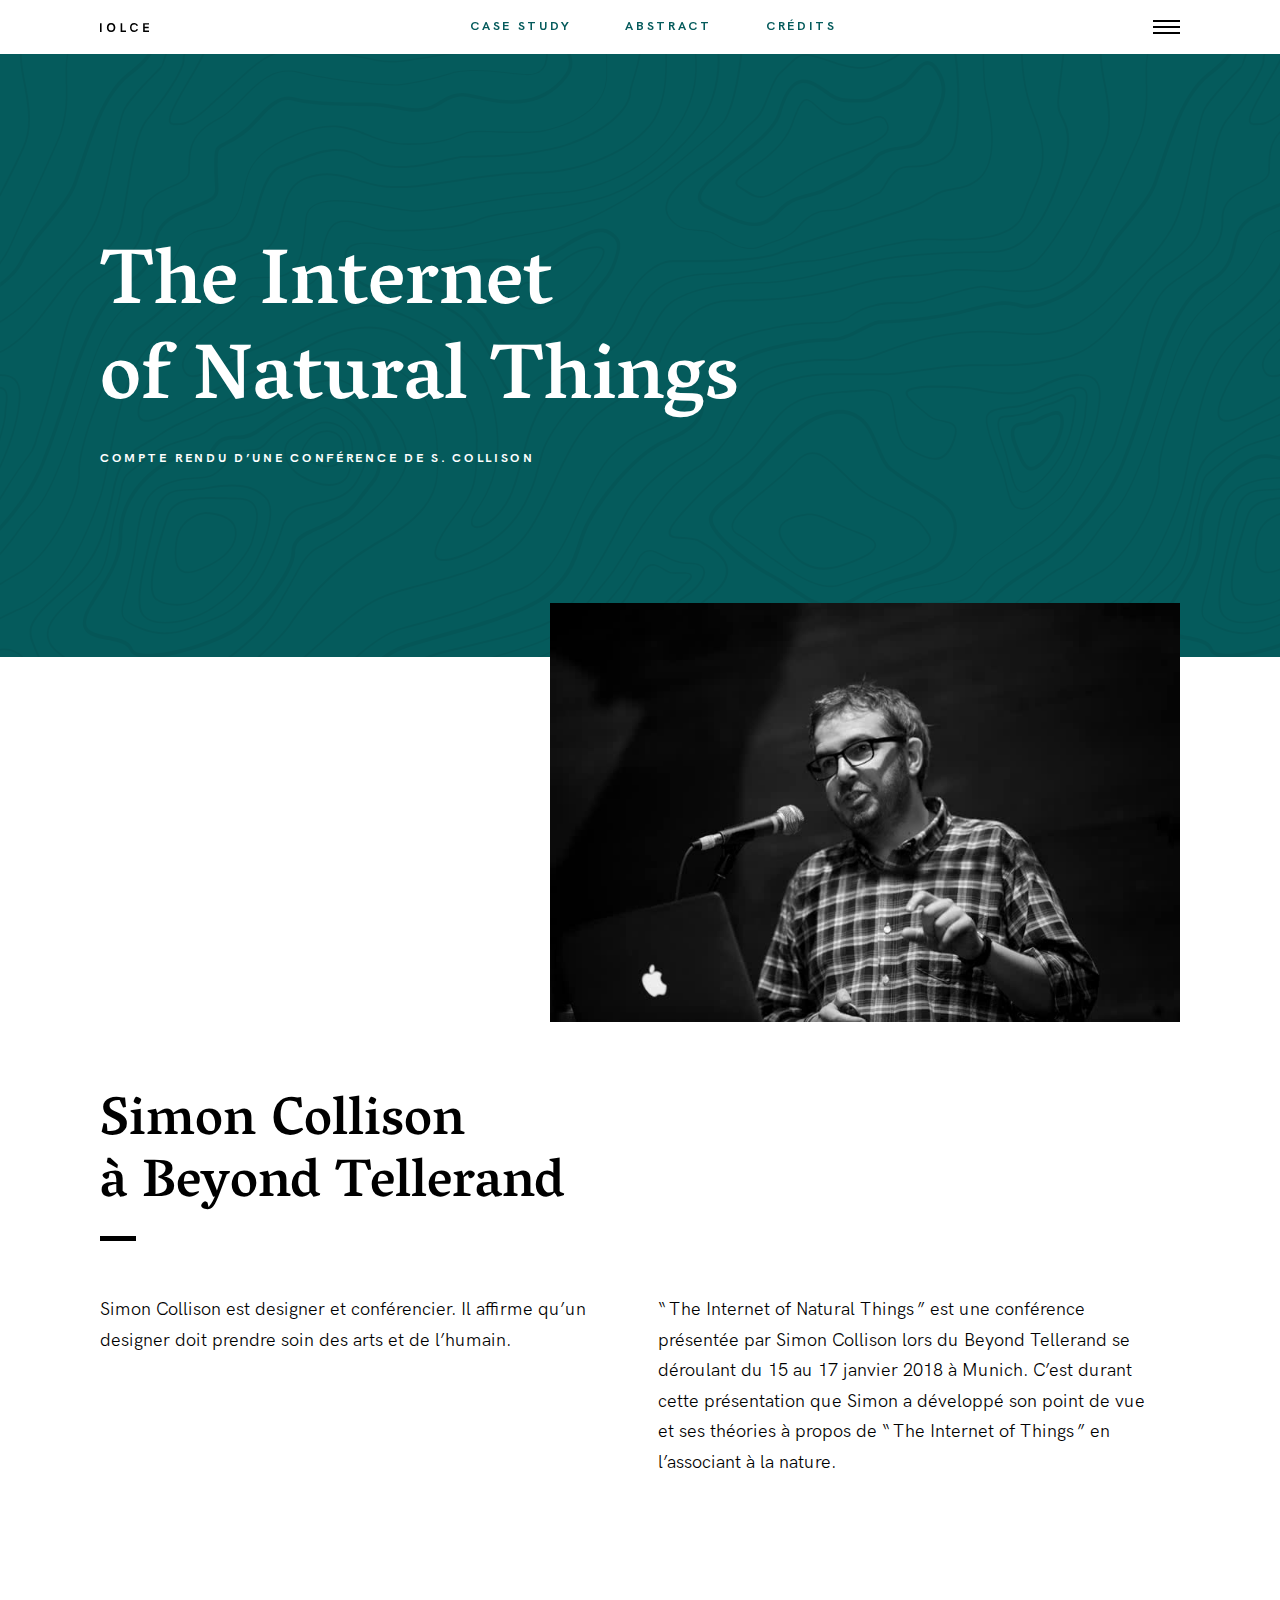
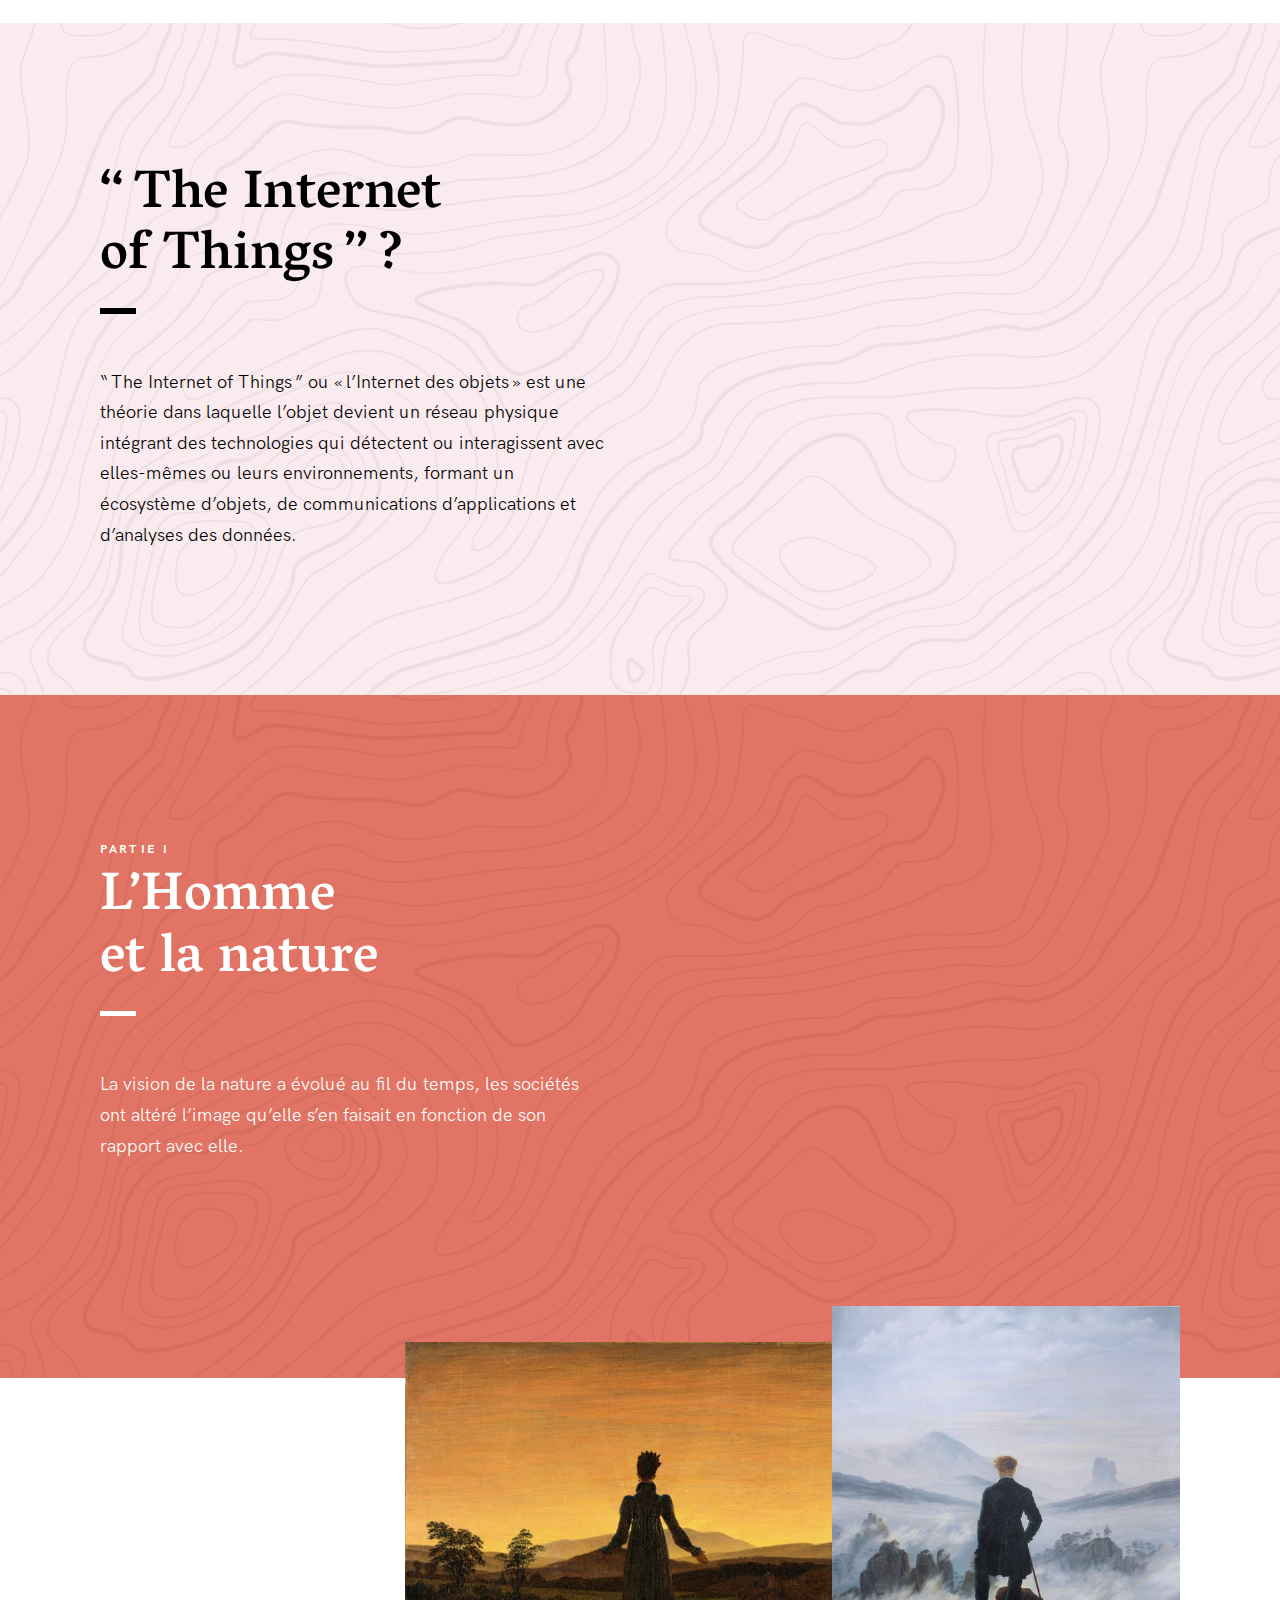
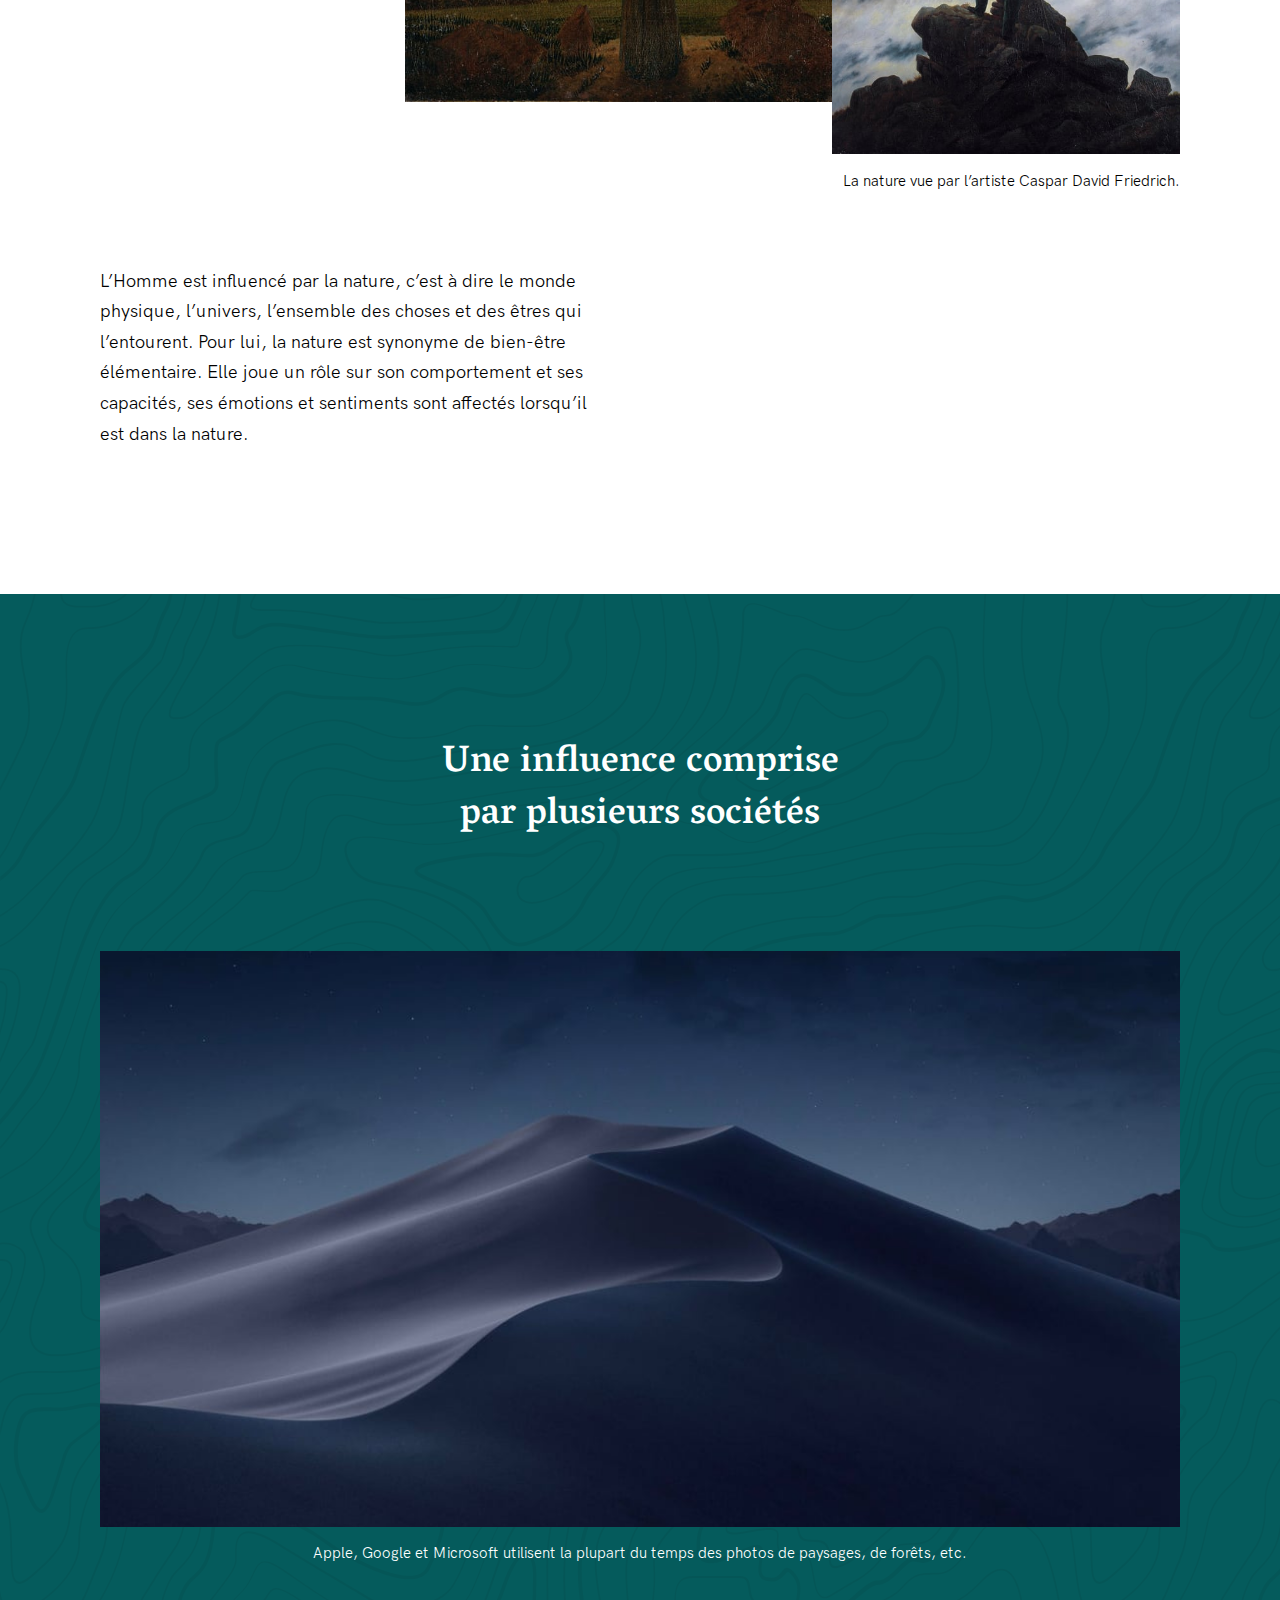
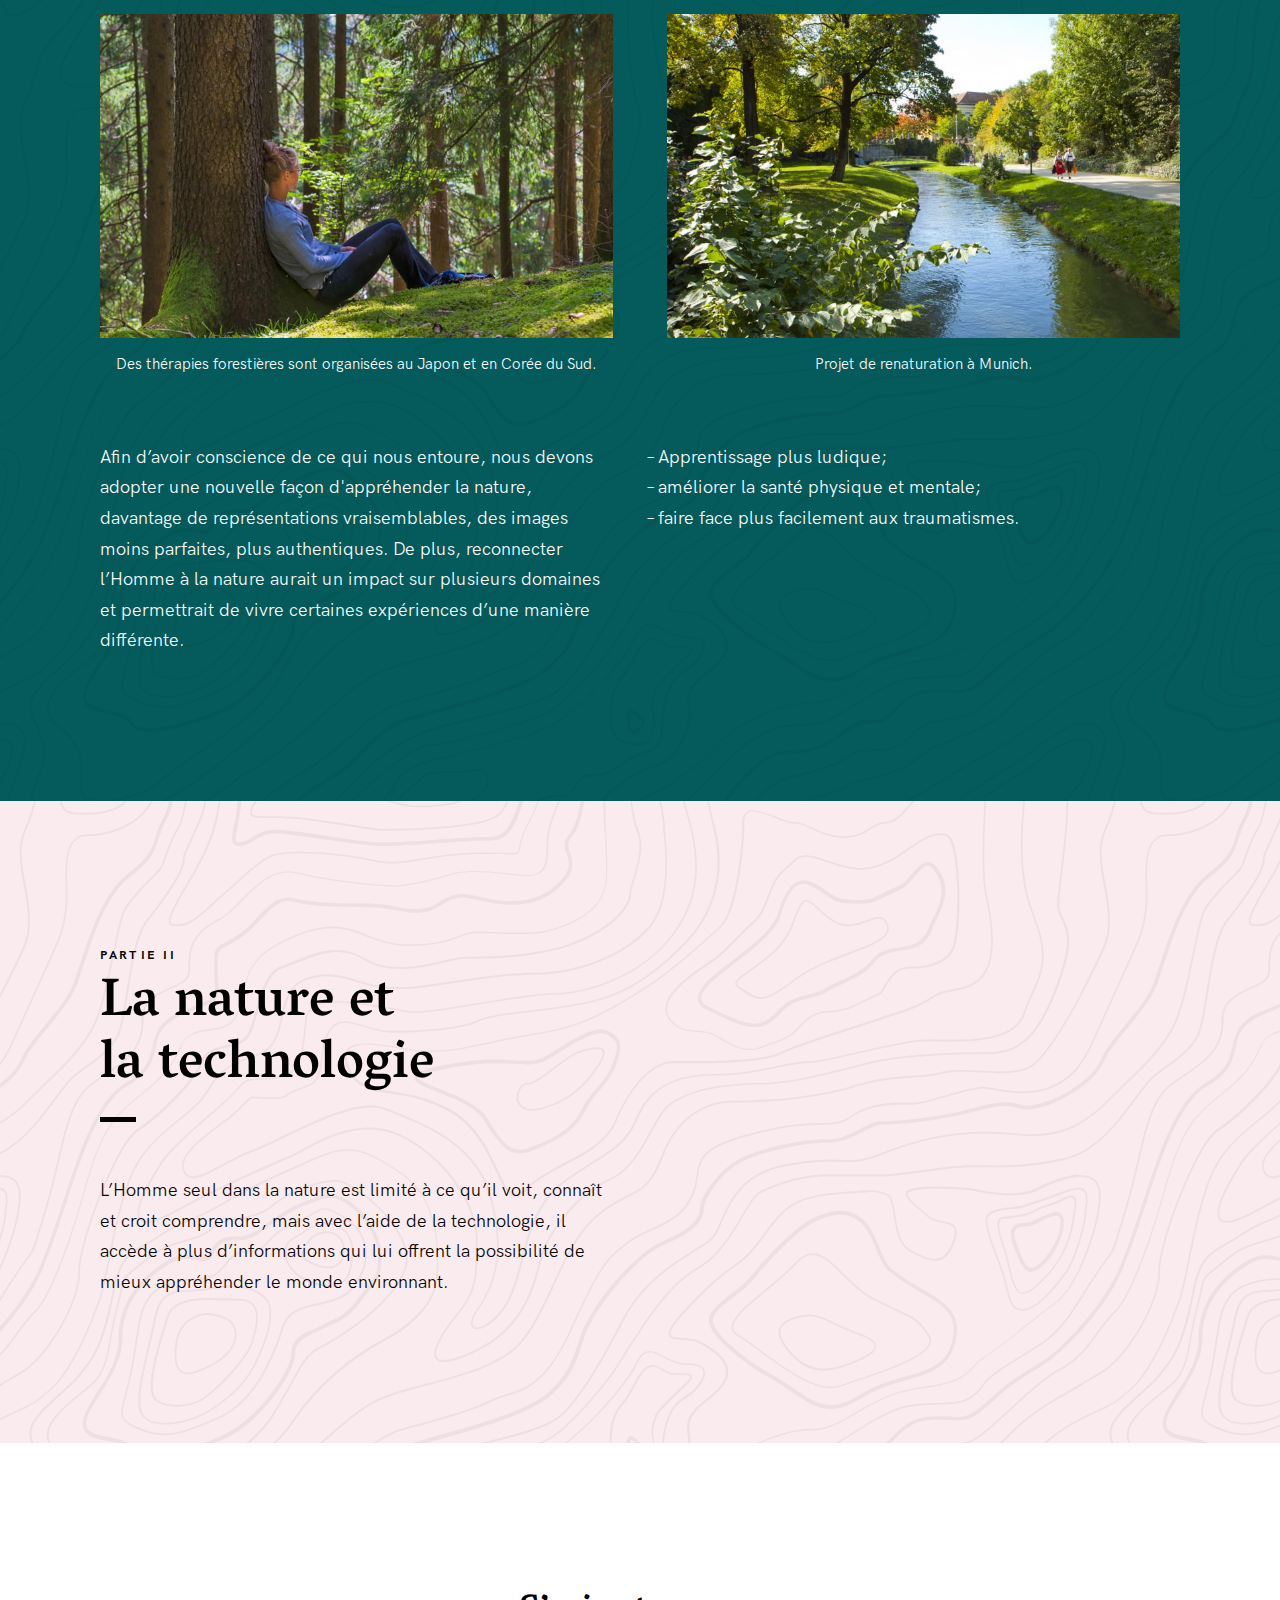
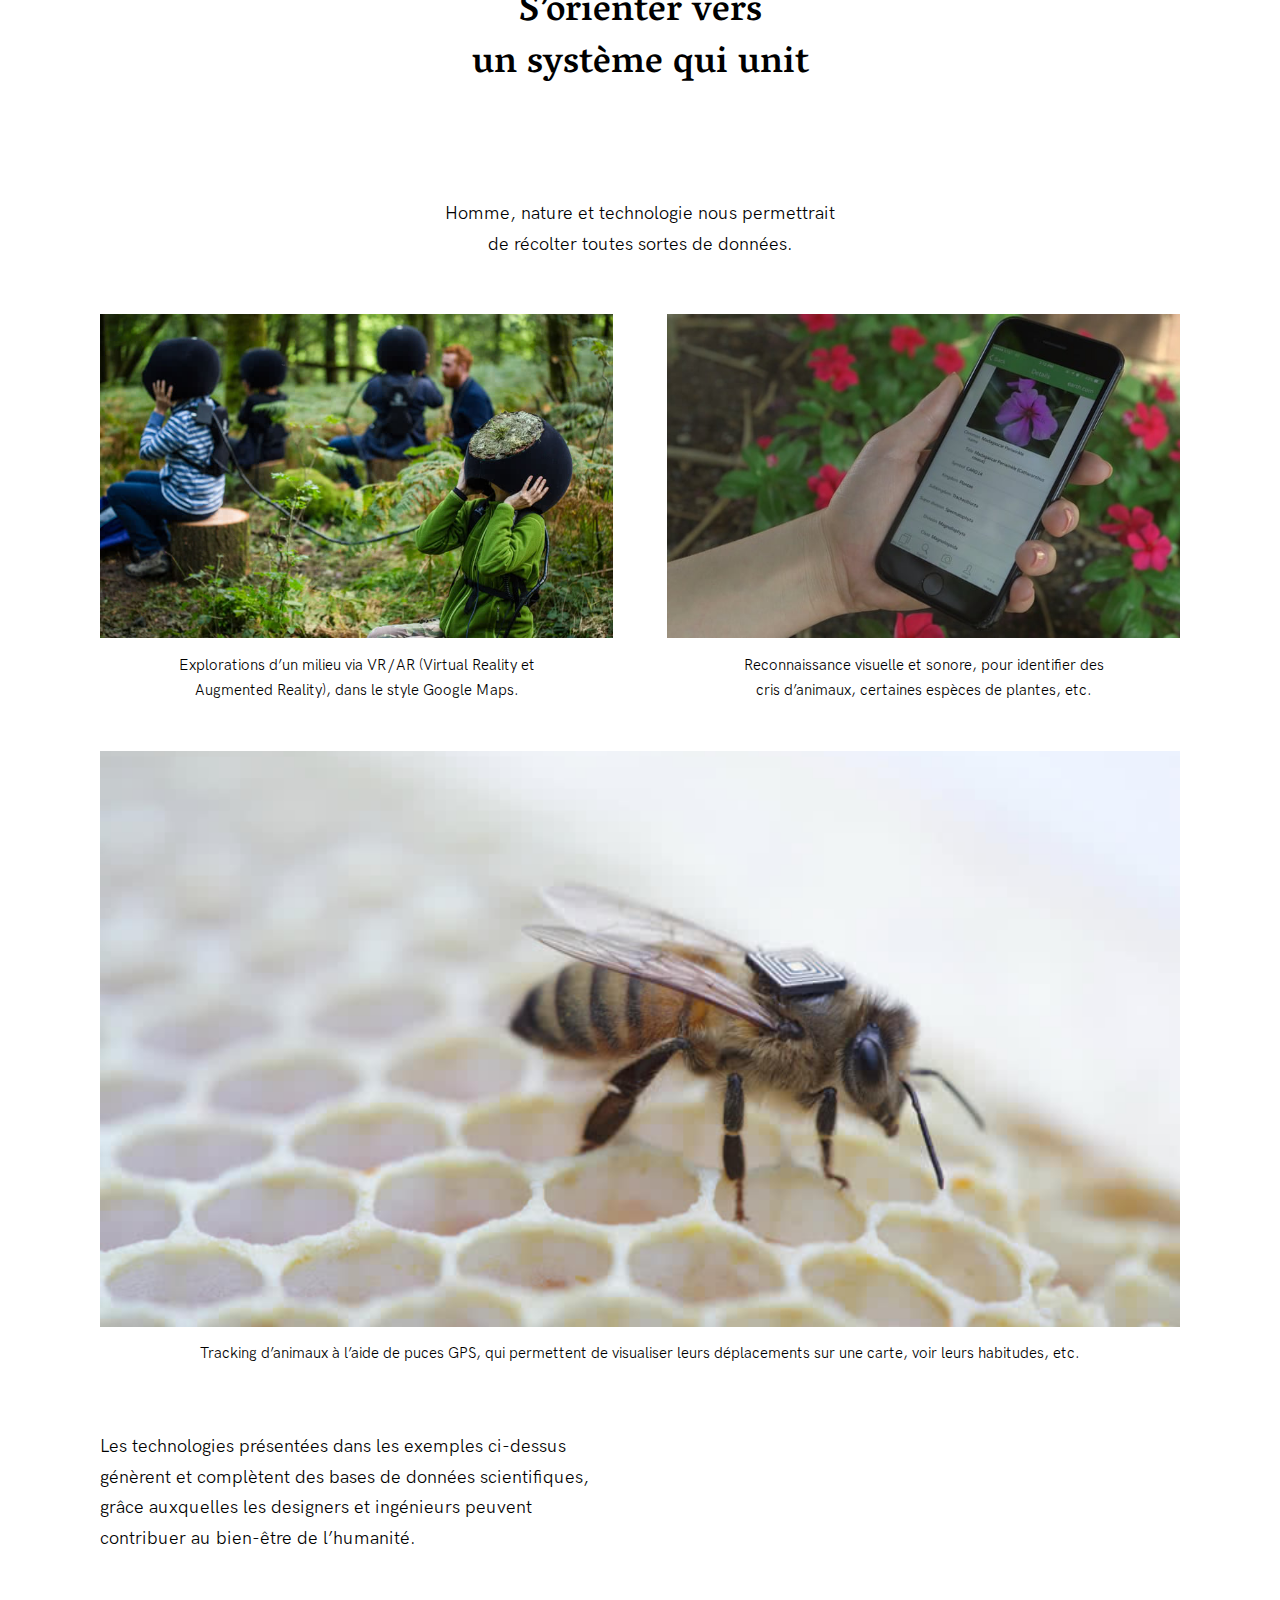
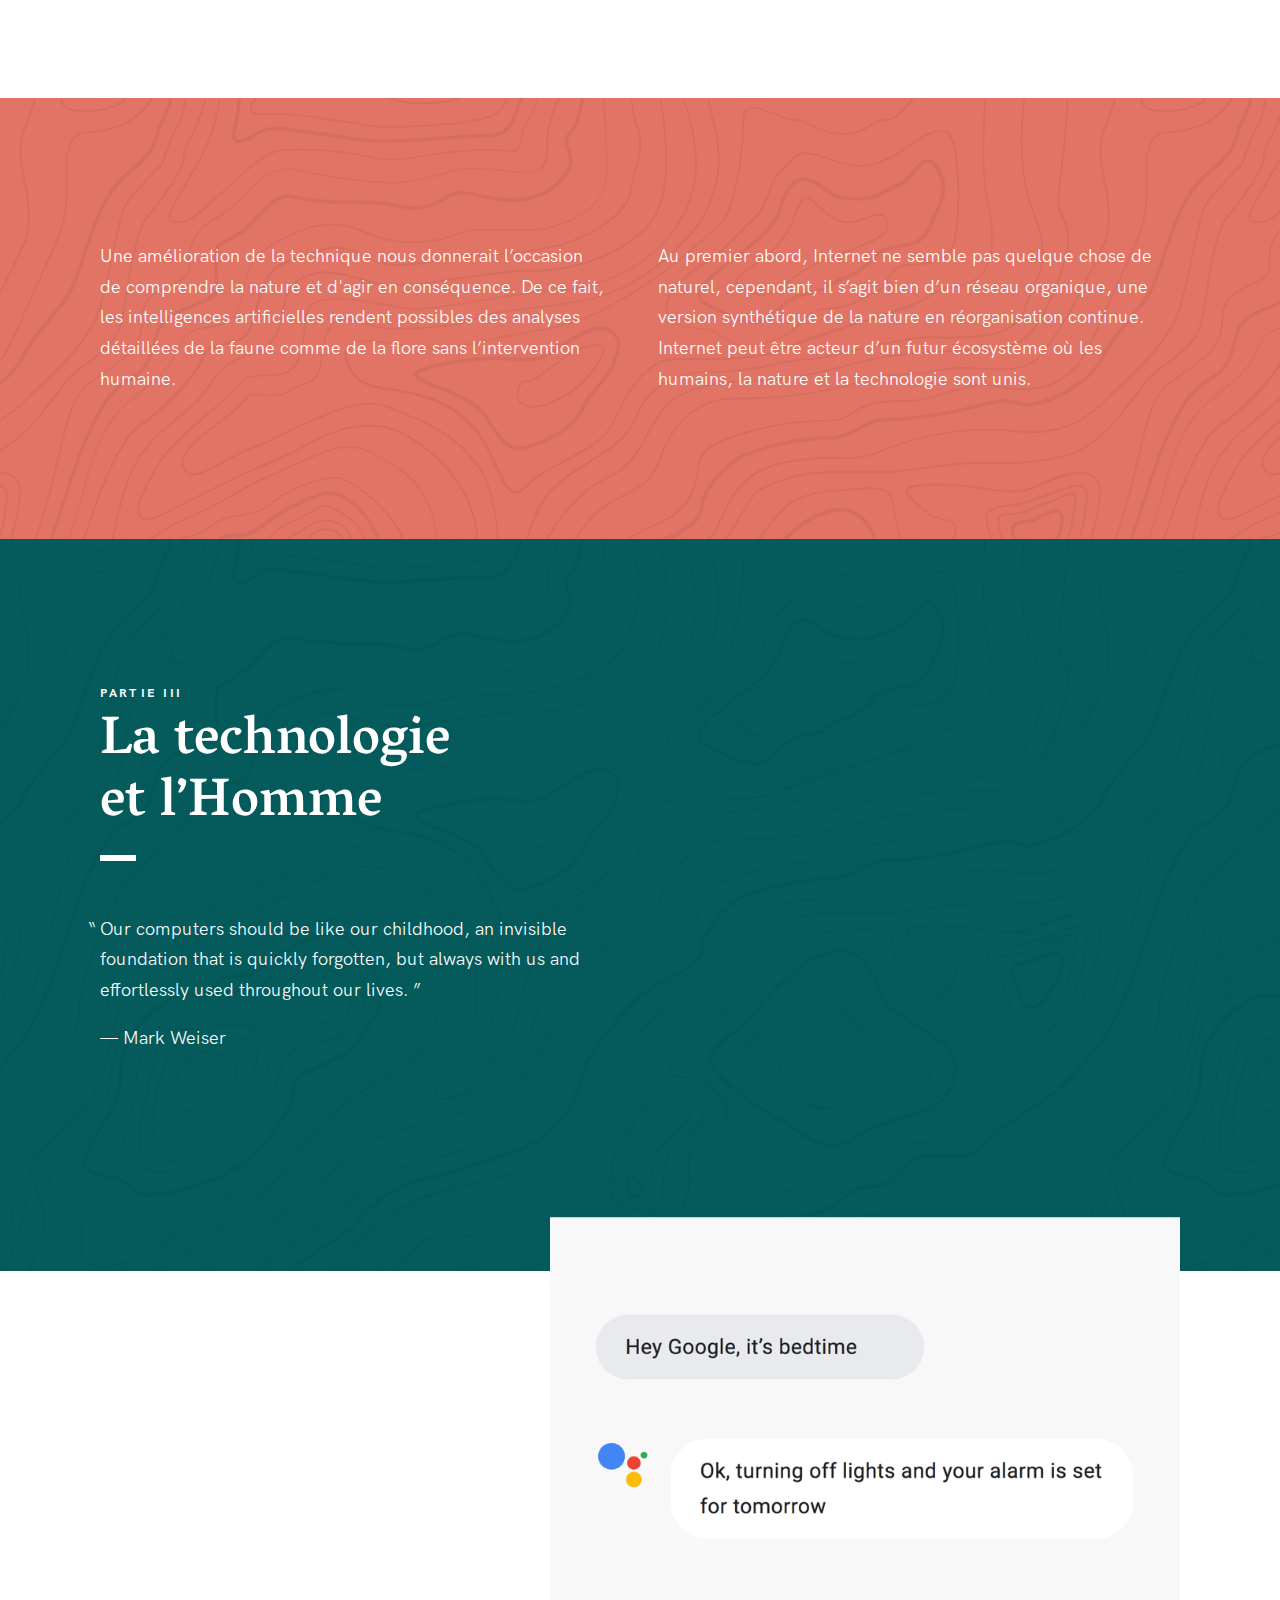
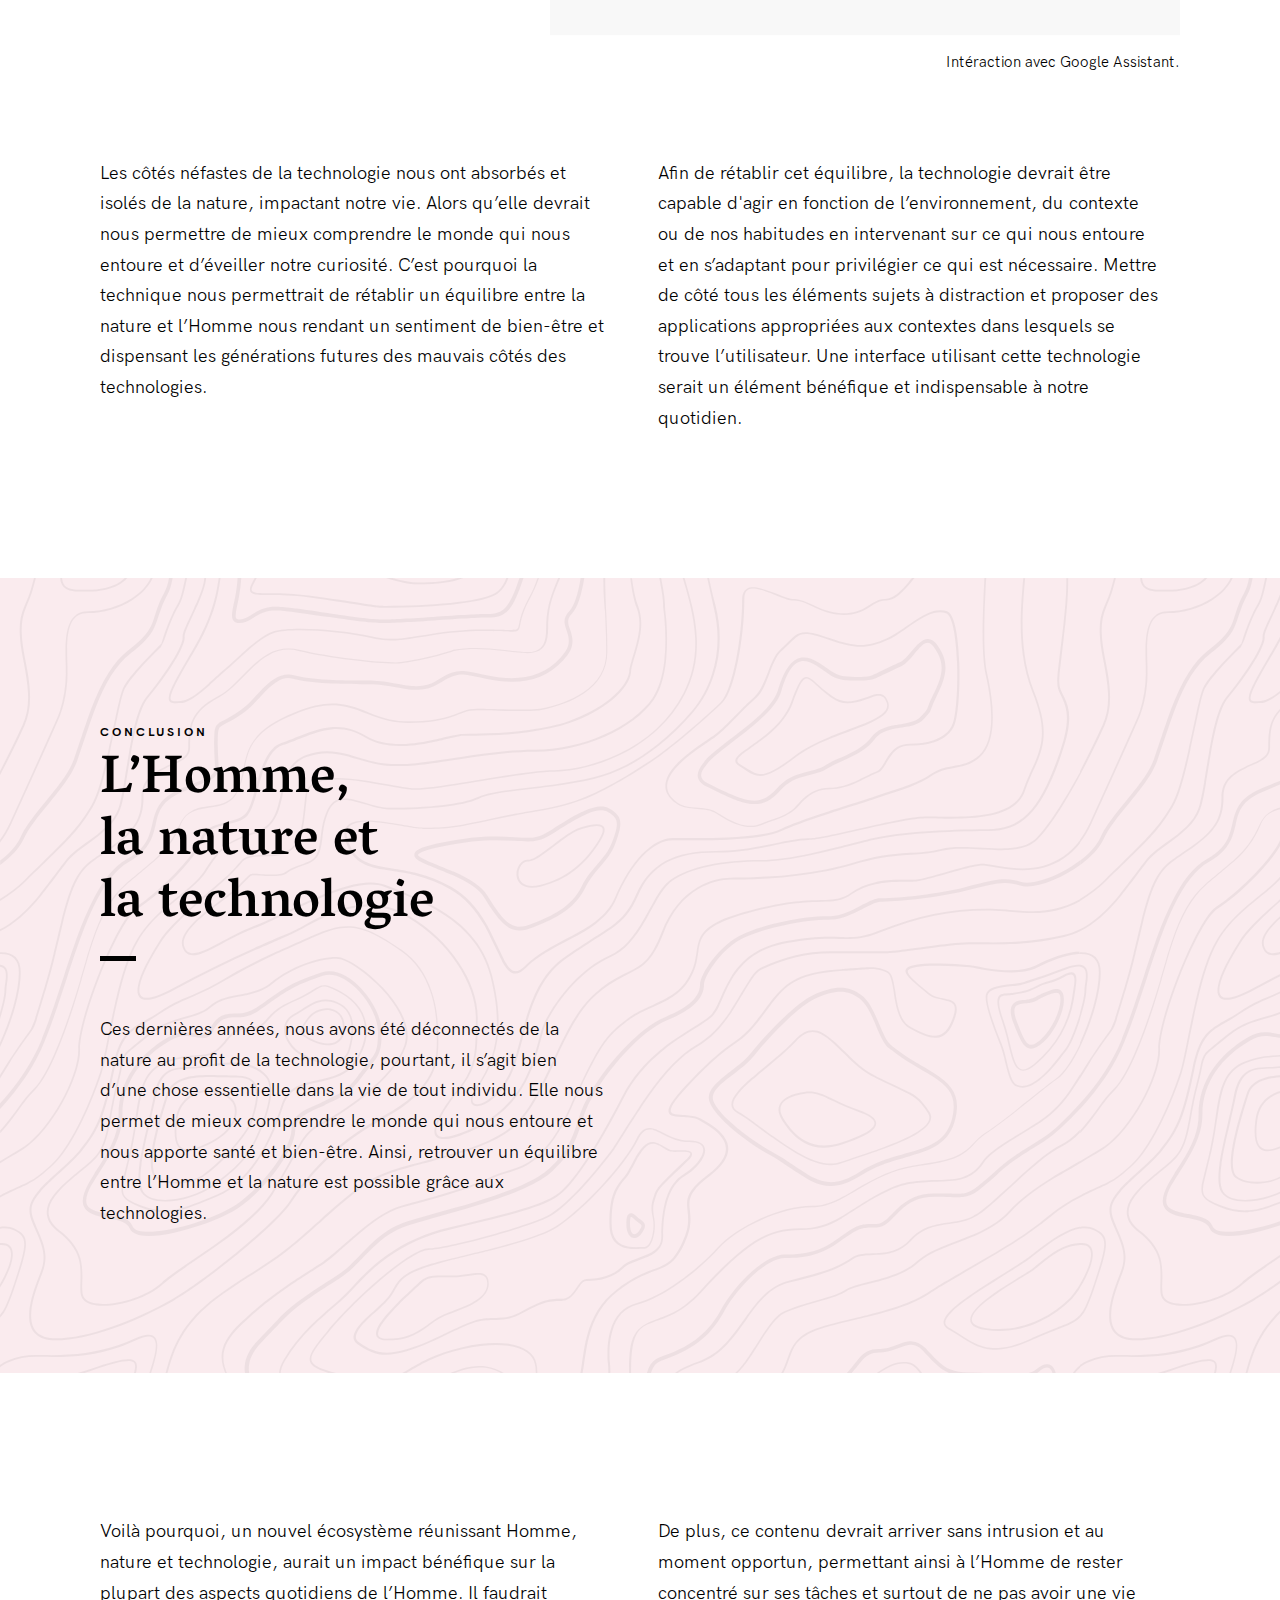
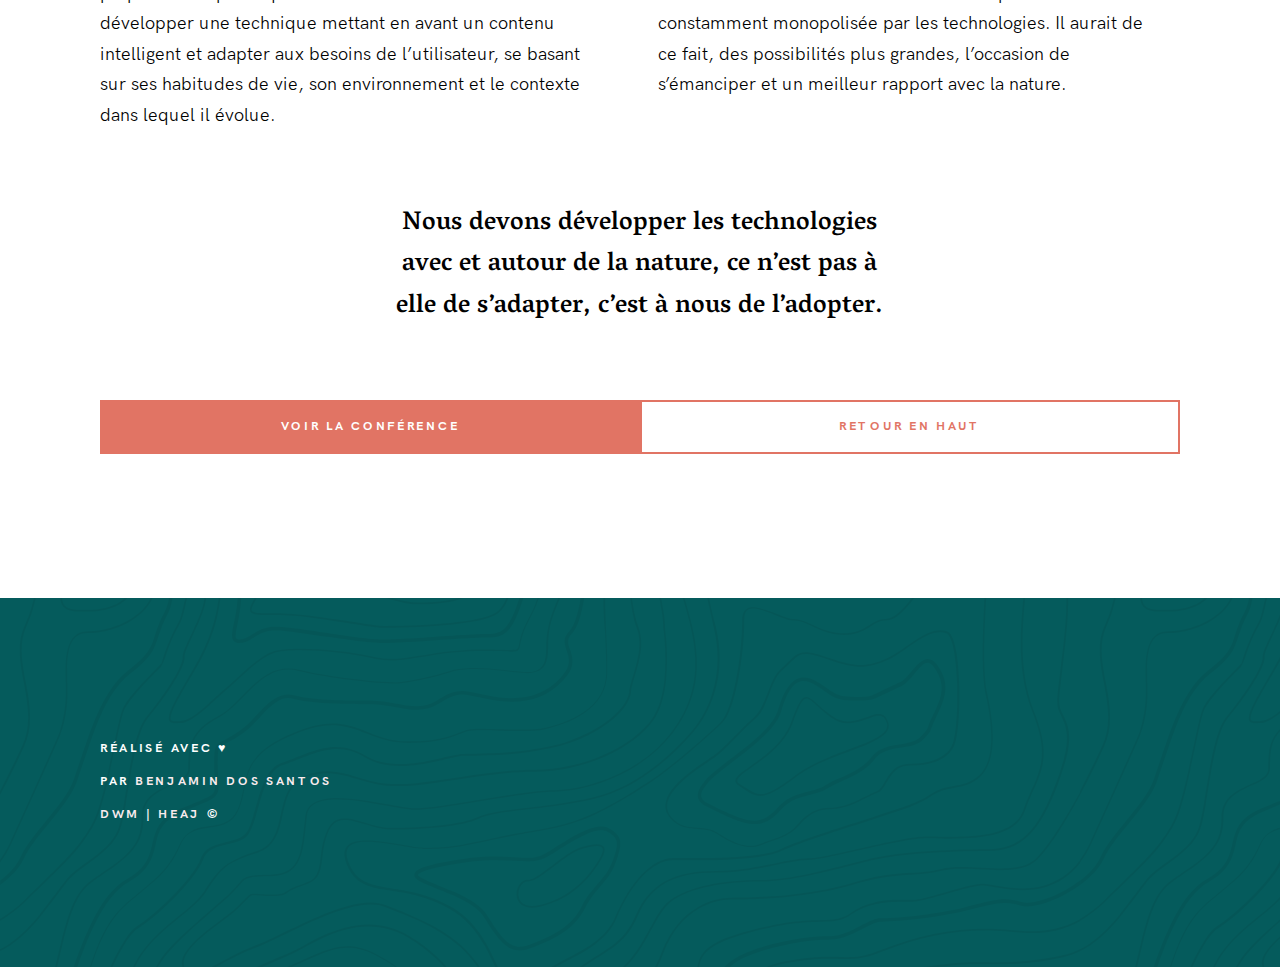
<file: index.html>
<!DOCTYPE html>
<html lang="fr">
  <head itemscope>
    <meta charset="UTF-8" />
    <meta name="viewport" content="width=device-width, initial-scale=1.0" />
    <title>Récit | The Internet of Natural Things | IOLCE</title>
    <meta name="description" content="IOLCE est un workshop de la section Design Web & Mobile à la Haute École Albert Jacquard." />
    <meta name="author" content="Benjamin Dos Santos" />
    <meta name="robots" content="index, nofollow" />
    <link rel="canonical" href="https://benjamindossantos.be/projets/iolce" />
    <meta itemprop="name" content="Récit | The Internet of Natural Things | IOLCE" />
    <meta itemprop="description" content="IOLCE est un workshop de la section Design Web & Mobile à la Haute École Albert Jacquard." />
    <meta itemprop="image" content="http://www.benjamindossantos.be/projets/iolce/assets/images/cover.png" />
    <meta property="og:url" content="http://benjamindossantos.be/projets/iolce" />
    <meta property="og:type" content="website" />
    <meta property="og:title" content="Récit | The Internet of Natural Things | IOLCE" />
    <meta property="og:description" content="IOLCE est un workshop de la section Design Web & Mobile à la Haute École Albert Jacquard." />
    <meta property="og:image" content="http://www.benjamindossantos.be/projets/iolce/assets/images/cover.png" />
    <meta name="twitter:card" content="summary_large_image" />
    <meta name="twitter:title" content="Récit | The Internet of Natural Things | IOLCE" />
    <meta name="twitter:description" content="IOLCE est un workshop de la section Design Web & Mobile à la Haute École Albert Jacquard." />
    <meta name="twitter:image" content="http://www.benjamindossantos.be/projets/iolce/assets/images/cover.png" />
    <link rel="apple-touch-icon" sizes="57x57" href="assets/favicon/apple-icon-57x57.png" />
    <link rel="apple-touch-icon" sizes="60x60" href="assets/favicon/apple-icon-60x60.png" />
    <link rel="apple-touch-icon" sizes="72x72" href="assets/favicon/apple-icon-72x72.png" />
    <link rel="apple-touch-icon" sizes="76x76" href="assets/favicon/apple-icon-76x76.png" />
    <link rel="apple-touch-icon" sizes="114x114" href="assets/favicon/apple-icon-114x114.png" />
    <link rel="apple-touch-icon" sizes="120x120" href="assets/favicon/apple-icon-120x120.png" />
    <link rel="apple-touch-icon" sizes="144x144" href="assets/favicon/apple-icon-144x144.png" />
    <link rel="apple-touch-icon" sizes="152x152" href="assets/favicon/apple-icon-152x152.png" />
    <link rel="apple-touch-icon" sizes="180x180" href="assets/favicon/apple-icon-180x180.png" />
    <link rel="icon" type="image/png" sizes="192x192" href="assets/favicon/android-icon-192x192.png" />
    <link rel="icon" type="image/png" sizes="32x32" href="assets/favicon/favicon-32x32.png" />
    <link rel="icon" type="image/png" sizes="96x96" href="assets/favicon/favicon-96x96.png" />
    <link rel="icon" type="image/png" sizes="16x16" href="assets/favicon/favicon-16x16.png" />
    <link rel="manifest" href="assets/favicon/manifest.json" />
    <meta name="msapplication-TileColor" content="#ffffff" />
    <meta name="msapplication-TileImage" content="assets/favicon/ms-icon-144x144.png" />
    <meta name="theme-color" content="#055B5C" />
    <link rel="stylesheet" href="assets/css/styles.css" />
    <script defer src="assets/js/app.js"></script>
  </head>
  <body>
    <header>
      <div class="navBar">
        <a class="navBar__logo" href="#accueil"><h1 class="navBar__title">iolce</h1></a>
        <nav class="navBar__menuDesktop">
          <ul class="upList">
            <li class="upList__item"><a class="link" target="_blank" rel="noopener noreferrer" href="https://medium.com/@dosbenjamin/iolce-case-study-e0cee362eda">Case Study</a></li>
            <li class="upList__item"><a class="link" href="abstract.html">Abstract</a></li>
            <li class="upList__item"><a class="link" href="credits.html">Crédits</a></li>
          </ul>
        </nav>
        <button class="navBar__burger">menu</button>
      </div>
      <nav class="section section--bg menu">
        <ul class="upList__list">
          <li class="upList__item">
            <a class="link link--orange" href="#partie1">L'Homme<span class="lineBreak"></span> et la nature</a>
          </li>
          <li class="upList__item">
            <a class="link link--orange" href="#partie2">La nature<span class="lineBreak"></span> et la technologie</a>
          </li>
          <li class="upList__item">
            <a class="link link--orange" href="#partie3">La technologie<span class="lineBreak"></span> et l'Homme</a>
          </li>
          <li class="upList__item">
            <a class="link link--orange" href="#conclusion">L'Homme, la nature<span class="lineBreak"></span> et la technologie</a>
          </li>
          <li class="upList__item upList__item--desktop">
            <a class="link" target="_blank" rel="noopener noreferrer" href="https://medium.com/@dosbenjamin/iolce-case-study-e0cee362eda">Case Study</a>
          </li>
          <li class="upList__item upList__item--desktop"><a class="link" href="abstract.html">Abstract</a></li>
          <li class="upList__item upList__item--desktop"><a class="link" href="credits.html">Crédits</a></li>
        </ul>
      </nav>
    </header>
    <main>
      <section id="accueil" class="section section--bg section--bgGreen landing">
        <h2 class="title title--veryBig">
          The<span class="lineBreak lineBreak--notDesktop"></span> Internet<span class="lineBreak"></span> of Natural<span class="lineBreak lineBreak--notDesktop"></span> Things
        </h2>
        <small class="tiny">Compte rendu d’une conférence&nbsp;de&nbsp;S.&#8239;Collison</small>
      </section>
      <section class="section">
        <img class="imgOverflow" srcset="assets/images/collison.jpg 1x, assets/images/collison@2x.jpg 2x" src="assets/images/collison.jpg" alt="Photo de Simon Collison" />
        <h3 class="title title--underline">
          Simon Collison<span class="lineBreak"></span> à Beyond<span class="lineBreak lineBreak--notDesktop"></span>
          Tellerand
        </h3>
        <div class="section__sideTexts">
          <p>Simon Collison est designer et conférencier. Il affirme qu’un designer doit prendre soin des arts et de l’humain.</p>
          <p>
            &ldquo;&#8239;The Internet of Natural Things&#8239;&rdquo; est une conférence présentée par Simon Collison lors du Beyond Tellerand se déroulant du 15 au 17 janvier 2018 à
            Munich. C’est durant cette présentation que Simon a développé son point de vue et ses théories à propos de &ldquo;&#8239;The Internet of Things&#8239;&rdquo; en l’associant à la
            nature.
          </p>
        </div>
      </section>
      <section class="section section--bg">
        <h3 class="title title--underline">&ldquo;&#8239;The Internet<span class="lineBreak"></span>of Things&#8239;&rdquo;&#8239;?</h3>
        <p>
          &ldquo;&#8239;The Internet of Things&#8239;&rdquo; ou &laquo;&#8239;l’Internet des objets&#8239;&raquo; est une théorie dans laquelle l’objet devient un réseau physique intégrant
          des technologies qui détectent ou interagissent avec elles-mêmes ou leurs environnements, formant un écosystème d’objets, de communications d’applications et d’analyses des
          données.
        </p>
      </section>
      <section id="partie1">
        <div class="section section--bg section--bgOrange chapter11">
          <small class="tiny">Partie I</small>
          <h3 class="title title--underline">L’Homme<span class="lineBreak"></span>et la nature</h3>
          <p>La vision de la nature a évolué au fil du temps, les sociétés ont altéré l’image qu’elle s’en faisait en fonction de son rapport avec elle.</p>
        </div>
        <div class="section">
          <figure class="paints">
            <div class="paints__container">
              <img
                class="paints__item"
                srcset="assets/images/friedrich_painting1.jpg 1x, assets/images/friedrich_painting1@2x.jpg 2x"
                src="assets/images/friedrich_painting1.jpg"
                alt="Peinture &ldquo;&#8239;Wanderer above the Sea of Fog&#8239;&rdquo; de Caspar David Friedrich"
              />
              <img
                class="paints__item"
                srcset="assets/images/friedrich_painting2.jpg 1x, assets/images/friedrich_painting2@2x.jpg 2x"
                src="assets/images/friedrich_painting2.jpg"
                alt="Peinture &ldquo;&#8239;Beyond the Infinite&#8239;&rdquo; de Caspar David Friedrich"
              />
            </div>
            <figcaption class="caption">La nature vue par l’artiste Caspar&nbsp;David&nbsp;Friedrich.</figcaption>
          </figure>
          <p>
            L’Homme est influencé par la nature, c’est à dire le monde physique, l’univers, l’ensemble des choses et des êtres qui l’entourent. Pour lui, la nature est synonyme de bien-être
            élémentaire. Elle joue un rôle sur son comportement et ses capacités, ses émotions et sentiments sont affectés lorsqu’il est dans la nature.
          </p>
        </div>
        <div class="section section--bg section--bgGreen">
          <h4 class="title title--medium">Une influence<span class="lineBreak lineBreak--notDesktop"></span> comprise<span class="lineBreak"></span> par plusieurs sociétés</h4>
          <ul class="slider">
            <li class="slider__item">
              <figure>
                <img
                  class="slider__img"
                  srcset="assets/images/wallpaper_macos.jpg 1x, assets/images/wallpaper_macos@2x.jpg 2x"
                  src="assets/images/wallpaper_macos.jpg"
                  alt="Fond d'écran MacOS Mojave"
                />
                <figcaption class="caption">
                  Apple, Google et Microsoft utilisent la plupart du temps des photos de paysages, de forêts, etc.
                </figcaption>
              </figure>
            </li>
            <li class="slider__item">
              <figure>
                <img
                  class="slider__img"
                  srcset="assets/images/forest_bathing.jpg 1x, assets/images/forest_bathing@2x.jpg 2x"
                  src="assets/images/forest_bathing.jpg"
                  alt="Photo illustrant la thérapie forestière"
                />
                <figcaption class="caption">Des thérapies forestières sont organisées au&nbsp;Japon&nbsp;et&nbsp;en&nbsp;Corée&nbsp;du&nbsp;Sud.</figcaption>
              </figure>
            </li>
            <li class="slider__item">
              <figure>
                <img class="slider__img" srcset="assets/images/munich_park.jpg 1x, assets/images/munich_park@2x.jpg 2x" src="assets/images/munich_park.jpg" alt="Photo d'un parc à Munich" />
                <figcaption class="caption">Projet de renaturation à Munich.</figcaption>
              </figure>
            </li>
          </ul>
          <div class="section__sideTexts">
            <p>
              Afin d’avoir conscience de ce qui nous entoure, nous devons adopter une nouvelle façon d'appréhender la nature, davantage de représentations vraisemblables, des images moins
              parfaites, plus authentiques. De plus, reconnecter l’Homme à la nature aurait un impact sur plusieurs domaines et permettrait de vivre certaines expériences d’une manière
              différente.
            </p>
            <ul class="list">
              <li class="list__item list__item--regular">Apprentissage plus ludique;&nbsp;</li>
              <li class="list__item list__item--regular">améliorer la santé physique et mentale;&nbsp;</li>
              <li class="list__item list__item--regular">faire face plus facilement aux traumatismes.</li>
            </ul>
          </div>
        </div>
      </section>
      <section id="partie2">
        <div class="section section--bg">
          <small class="tiny">Partie II</small>
          <h3 class="title title--underline">
            La nature et<span class="lineBreak"></span>
            la technologie
          </h3>
          <p>
            L’Homme seul dans la nature est limité à ce qu’il voit, connaît et croit comprendre, mais avec l’aide de la technologie, il accède à plus d’informations qui lui offrent la
            possibilité de mieux appréhender le monde environnant.
          </p>
        </div>
        <div class="section">
          <h4 class="title title--medium">
            S’orienter vers<span class="lineBreak"></span>
            un système qui unit
          </h4>
          <p class="textCenter">Homme, nature et technologie nous permettrait de récolter toutes sortes de données.</p>
          <ul class="slider slider--reverse">
            <li class="slider__item">
              <figure>
                <img
                  class="slider__img"
                  srcset="assets/images/animal_tracking.jpg 1x, assets/images/animal_tracking@2x.jpg 2x"
                  src="assets/images/animal_tracking.jpg"
                  alt="Puce GPS installée sur une abeille"
                />
                <figcaption class="caption">
                  Tracking d’animaux à l’aide de puces GPS, qui permettent de visualiser leurs déplacements sur une carte, voir leurs habitudes, etc.
                </figcaption>
              </figure>
            </li>
            <li class="slider__item">
              <figure>
                <img
                  class="slider__img"
                  srcset="assets/images/vr_exploration.jpg 1x, assets/images/vr_exploration@2x.jpg 2x"
                  src="assets/images/vr_exploration.jpg"
                  alt="Vision d'un animal au moyen de la VR"
                />
                <figcaption class="caption caption--thin">
                  Explorations d’un milieu via VR&#8239;/&#8239;AR (Virtual Reality et Augmented Reality), dans le style Google Maps.
                </figcaption>
              </figure>
            </li>
            <li class="slider__item">
              <figure>
                <img
                  class="slider__img"
                  srcset="assets/images/plants_scanning.jpg 1x, assets/images/plants_scanning@2x.jpg 2x"
                  src="assets/images/plants_scanning.jpg"
                  alt="Application de scanning reconnaisant les plantes"
                />
                <figcaption class="caption caption--thin">
                  Reconnaissance visuelle et sonore, pour identifier des cris d’animaux, certaines espèces de plantes, etc.
                </figcaption>
              </figure>
            </li>
          </ul>
          <p>
            Les technologies présentées dans les exemples ci-dessus génèrent et complètent des bases de données scientifiques, grâce auxquelles les designers et ingénieurs peuvent contribuer
            au bien-être de l’humanité.
          </p>
        </div>
        <div class="section section--bg section--bgOrange">
          <div class="section__sideTexts">
            <p>
              Une amélioration de la technique nous donnerait l’occasion de comprendre la nature et d'agir en conséquence. De ce fait, les intelligences artificielles rendent possibles des
              analyses détaillées de la faune comme de la flore sans l’intervention humaine.
            </p>
            <p>
              Au premier abord, Internet ne semble pas quelque chose de naturel, cependant, il s’agit bien d’un réseau organique, une version synthétique de la nature en réorganisation
              continue. Internet peut être acteur d’un futur écosystème où les humains, la nature et la technologie sont unis.
            </p>
          </div>
        </div>
      </section>
      <section id="partie3">
        <div class="section section--bg section--bgGreen chapter31">
          <small class="tiny">Partie III</small>
          <h3 class="title title--underline">
            La technologie<span class="lineBreak"></span>
            et l’Homme
          </h3>
          <blockquote class="quote">
            <p class="quote__content">
              Our computers should be like our childhood, an invisible foundation that is quickly forgotten, but always with us and effortlessly used throughout our lives.
            </p>
            <cite>&mdash;&nbsp;Mark Weiser</cite>
          </blockquote>
        </div>
        <div class="section">
          <figure class="imgOverflow">
            <img
              class="imgOverflow__item"
              srcset="assets/images/google_assistant.png 1x, assets/images/google_assistant@2x.png 2x"
              src="assets/images/google_assistant.png"
              alt="Exemple d'interaction avec Google Assistant"
            />
            <figcaption class="caption">Intéraction avec Google Assistant.</figcaption>
          </figure>
          <div class="section__sideTexts">
            <p>
              Les côtés néfastes de la technologie nous ont absorbés et isolés de la nature, impactant notre vie. Alors qu’elle devrait nous permettre de mieux comprendre le monde qui nous
              entoure et d’éveiller notre curiosité. C’est pourquoi la technique nous permettrait de rétablir un équilibre entre la nature et l’Homme nous rendant un sentiment de bien-être
              et dispensant les générations futures des mauvais côtés des technologies.
            </p>
            <p>
              Afin de rétablir cet équilibre, la technologie devrait être capable d'agir en fonction de l’environnement, du contexte ou de nos habitudes en intervenant sur ce qui nous
              entoure et en s’adaptant pour privilégier ce qui est nécessaire. Mettre de côté tous les éléments sujets à distraction et proposer des applications appropriées aux contextes
              dans lesquels se trouve l’utilisateur. Une interface utilisant cette technologie serait un élément bénéfique et indispensable à notre quotidien.
            </p>
          </div>
        </div>
      </section>
      <section id="conclusion">
        <div class="section section--bg">
          <small class="tiny">Conclusion</small>
          <h3 class="title title--underline">
            L’Homme, <span class="lineBreak"></span> la nature et <span class="lineBreak"></span>
            la technologie
          </h3>
          <p>
            Ces dernières années, nous avons été déconnectés de la nature au profit de la technologie, pourtant, il s’agit bien d’une chose essentielle dans la vie de tout individu. Elle
            nous permet de mieux comprendre le monde qui nous entoure et nous apporte santé et bien-être. Ainsi, retrouver un équilibre entre l’Homme et la nature est possible grâce aux
            technologies.
          </p>
        </div>
        <div class="section conclusion">
          <div class="section__sideTexts">
            <p>
              Voilà pourquoi, un nouvel écosystème réunissant Homme, nature et technologie, aurait un impact bénéfique sur la plupart des aspects quotidiens de l’Homme. Il faudrait
              développer une technique mettant en avant un contenu intelligent et adapter aux besoins de l’utilisateur, se basant sur ses habitudes de vie, son environnement et le contexte
              dans lequel il évolue.
            </p>
            <p>
              De plus, ce contenu devrait arriver sans intrusion et au moment opportun, permettant ainsi à l’Homme de rester concentré sur ses tâches et surtout de ne pas avoir une vie
              constamment monopolisée par les technologies. Il aurait de ce fait, des possibilités plus grandes, l’occasion de s’émanciper et un meilleur rapport avec la nature.
            </p>
          </div>
          <strong class="conclusion__memorize">
            Nous devons développer les technologies avec et autour de la nature, ce n’est pas à elle de s’adapter, c’est à nous de l’adopter.
          </strong>
          <ul class="buttonsNextTo">
            <li class="buttonsNextTo__item"><a class="link link--white link--box" target="_blank" rel="noopener noreferrer" href="https://vimeo.com/251356531">Voir la conférence</a></li>
            <li class="buttonsNextTo__item"><a class="link link--box link--bordered link--orange" href="#accueil">Retour en haut</a></li>
          </ul>
        </div>
      </section>
    </main>
    <footer class="section section--bg section--bgGreen">
      <noscript class="upList upList--noscript">
        <ul>
          <li class="upList__item">
            <a class="link link--pink" target="_blank" rel="noopener noreferrer" href="https://medium.com/@dosbenjamin/iolce-case-study-e0cee362eda">Case Study</a>
          </li>
          <li class="upList__item"><a class="link link--pink" href="abstract.html">Abstract</a></li>
          <li class="upList__item"><a class="link link--pink" href="credits.html">Crédits</a></li>
        </ul>
      </noscript>
      <ul class="upList">
        <li class="upList__item">Réalisé avec &hearts;</li>
        <li class="upList__item">Par <a class="link link--pink" target="_blank" rel="noopener noreferrer" href="http://benjamindossantos.be">Benjamin Dos Santos</a></li>
        <li class="upList__item">
          <a class="link link--pink" target="_blank" rel="noopener noreferrer" href="http://www.dwm.re">DWM</a> &#124;
          <a class="link link--pink" target="_blank" rel="noopener noreferrer" href="https://www.heaj.be">HEAJ</a> &copy;
        </li>
      </ul>
    </footer>
    <script type="application/ld+json">
      {
        "@context": "http://schema.org",
        "@type": "BreadcrumbList",
        "itemListElement": [
          {
            "@type": "ListItem",
            "position": 1,
            "item": {
              "@id": "https://benjamindossantos.be",
              "name": "Benjamin Dos Santos"
            }
          },
          {
            "@type": "ListItem",
            "position": 2,
            "item": {
              "@id": "https://benjamindossantos.be/projets",
              "name": "Projets"
            }
          },
          {
            "@type": "ListItem",
            "position": 3,
            "item": {
              "@id": "https://benjamindossantos.be/projets/iolce",
              "name": "IOLCE"
            }
          }
        ]
      }
    </script>
  </body>
</html>
</file>
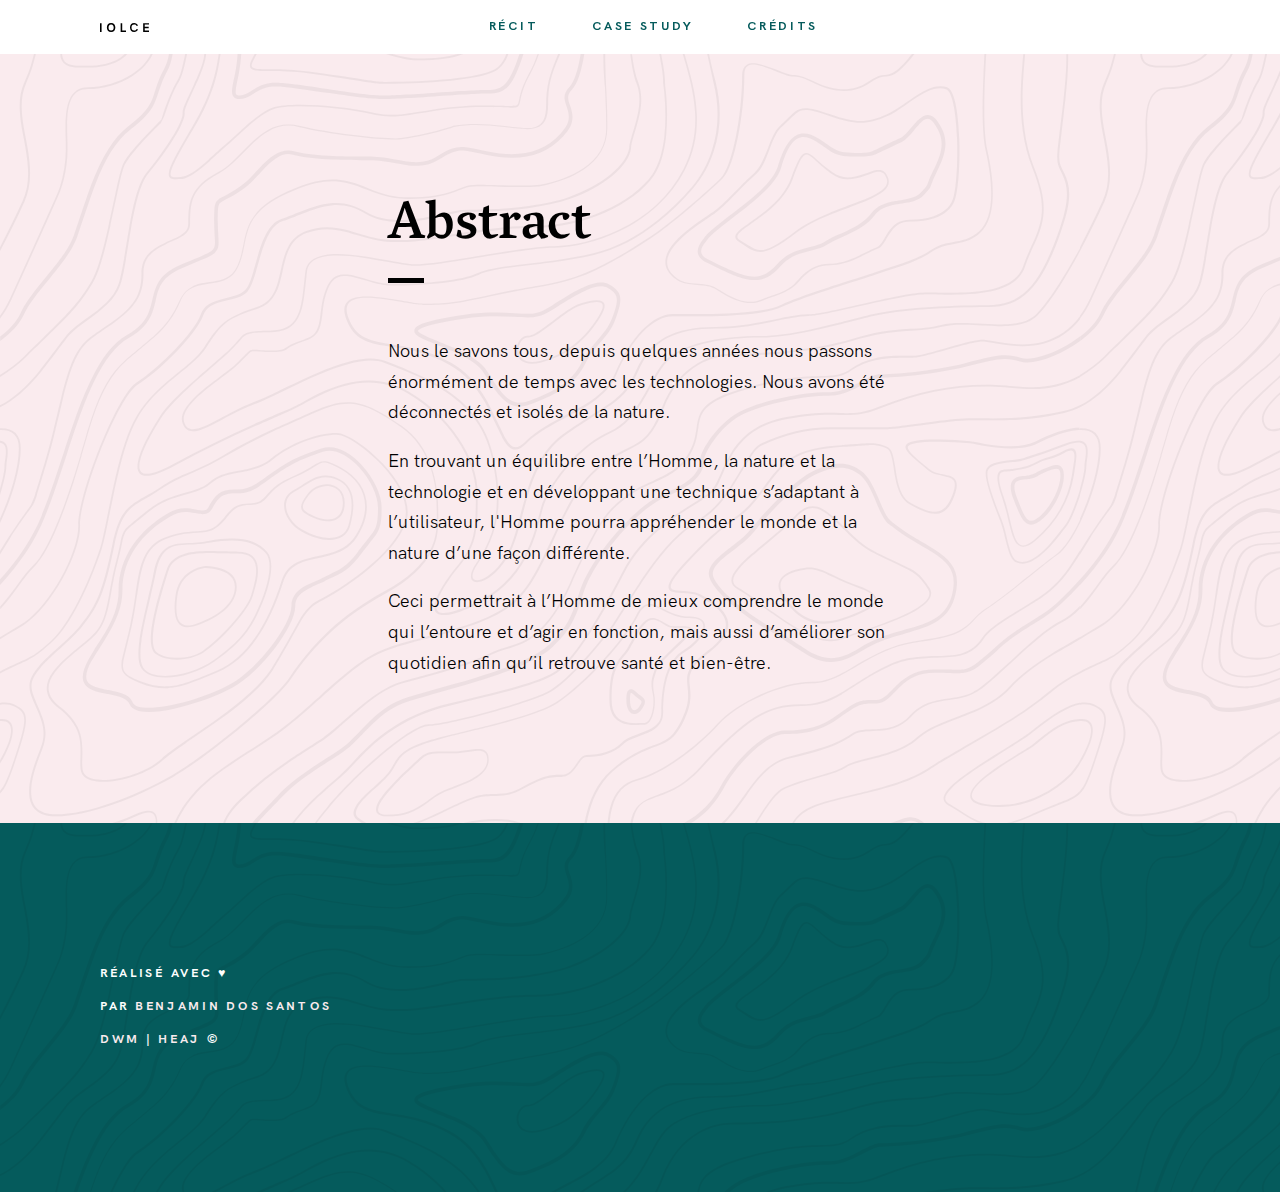
<file: abstract.html>
<!DOCTYPE html>
<html lang="fr">
  <head itemscope>
    <meta charset="UTF-8" />
    <meta name="viewport" content="width=device-width, initial-scale=1.0" />
    <title>Abstract | The Internet of Natural Things | IOLCE</title>
    <meta name="description" content="Abstract de la conférence &laquo;&#8239;The Internet of Natural Things&#8239;&raquo;." />
    <meta name="author" content="Benjamin Dos Santos" />
    <meta name="robots" content="index, nofollow" />
    <meta itemprop="name" content="Abstract | The Internet of Natural Things | IOLCE" />
    <meta itemprop="description" content="Abstract de la conférence &laquo;&#8239;The Internet of Natural Things&#8239;&raquo;." />
    <meta itemprop="image" content="http://www.benjamindossantos.be/projets/iolce/assets/images/cover.png" />
    <meta property="og:url" content="http://benjamindossantos.be/projets/iolce" />
    <meta property="og:type" content="website" />
    <meta property="og:title" content="Abstract | The Internet of Natural Things | IOLCE" />
    <meta property="og:description" content="Abstract de la conférence &laquo;&#8239;The Internet of Natural Things&#8239;&raquo;." />
    <meta property="og:image" content="http://www.benjamindossantos.be/projets/iolce/assets/images/cover.png" />
    <meta name="twitter:card" content="summary_large_image" />
    <meta name="twitter:title" content="Abstract | The Internet of Natural Things | IOLCE" />
    <meta name="twitter:description" content="Abstract de la conférence &laquo;&#8239;The Internet of Natural Things&#8239;&raquo;." />
    <meta name="twitter:image" content="http://www.benjamindossantos.be/projets/iolce/assets/images/cover.png" />
    <link rel="apple-touch-icon" sizes="57x57" href="assets/favicon/apple-icon-57x57.png" />
    <link rel="apple-touch-icon" sizes="60x60" href="assets/favicon/apple-icon-60x60.png" />
    <link rel="apple-touch-icon" sizes="72x72" href="assets/favicon/apple-icon-72x72.png" />
    <link rel="apple-touch-icon" sizes="76x76" href="assets/favicon/apple-icon-76x76.png" />
    <link rel="apple-touch-icon" sizes="114x114" href="assets/favicon/apple-icon-114x114.png" />
    <link rel="apple-touch-icon" sizes="120x120" href="assets/favicon/apple-icon-120x120.png" />
    <link rel="apple-touch-icon" sizes="144x144" href="assets/favicon/apple-icon-144x144.png" />
    <link rel="apple-touch-icon" sizes="152x152" href="assets/favicon/apple-icon-152x152.png" />
    <link rel="apple-touch-icon" sizes="180x180" href="assets/favicon/apple-icon-180x180.png" />
    <link rel="icon" type="image/png" sizes="192x192" href="assets/favicon/android-icon-192x192.png" />
    <link rel="icon" type="image/png" sizes="32x32" href="assets/favicon/favicon-32x32.png" />
    <link rel="icon" type="image/png" sizes="96x96" href="assets/favicon/favicon-96x96.png" />
    <link rel="icon" type="image/png" sizes="16x16" href="assets/favicon/favicon-16x16.png" />
    <link rel="manifest" href="assets/favicon/manifest.json" />
    <meta name="msapplication-TileColor" content="#ffffff" />
    <meta name="msapplication-TileImage" content="assets/favicon/ms-icon-144x144.png" />
    <meta name="theme-color" content="#055B5C" />
    <link rel="stylesheet" href="assets/css/styles.css" />
    <script defer src="assets/js/app.js"></script>
  </head>
  <body>
    <header>
      <div class="navBar navBar--secondary">
        <a class="navBar__logo" href="index.html"><h1 class="navBar__title">iolce</h1></a>
        <nav class="navBar__menuDesktop">
          <ul class="upList">
            <li class="upList__item"><a class="link" href="index.html">Récit</a></li>
            <li class="upList__item"><a class="link" target="_blank" rel="noopener noreferrer" href="https://medium.com/@dosbenjamin/iolce-case-study-e0cee362eda">Case Study</a></li>
            <li class="upList__item"><a class="link" href="credits.html">Crédits</a></li>
          </ul>
        </nav>
        <button class="navBar__burger">menu</button>
      </div>
      <nav class="section section--bg menu">
        <ul class="upList">
          <li class="upList__item"><a class="link" href="index.html">Récit</a></li>
          <li class="upList__item"><a class="link" target="_blank" rel="noopener noreferrer" href="https://medium.com/@dosbenjamin/iolce-case-study-e0cee362eda">Case Study</a></li>
          <li class="upList__item"><a class="link" href="credits.html">Crédits</a></li>
        </ul>
      </nav>
    </header>
    <main>
      <section class="section section--bg abstract">
        <h2 class="title title--underline">Abstract</h2>
        <p>
          Nous le savons tous, depuis quelques années nous passons énormément de temps avec les technologies. Nous avons été déconnectés et isolés de la nature.
        </p>
        <p>
          En trouvant un équilibre entre l’Homme, la nature et la technologie et en développant une technique s’adaptant à l’utilisateur, l'Homme pourra appréhender le monde et la nature
          d’une façon différente.
        </p>
        <p>
          Ceci permettrait à l’Homme de mieux comprendre le monde qui l’entoure et d’agir en fonction, mais aussi d’améliorer son quotidien afin qu’il retrouve santé et bien-être.
        </p>
      </section>
    </main>
    <footer class="section section--bg section--bgGreen">
      <noscript class="upList upList--noscript">
        <ul>
          <li class="upList__item"><a class="link link--pink" href="index.html">Récit</a></li>
          <li class="upList__item">
            <a class="link link--pink" target="_blank" rel="noopener noreferrer" href="https://medium.com/@dosbenjamin/iolce-case-study-e0cee362eda">Case Study</a>
          </li>
          <li class="upList__item"><a class="link link--pink" href="credits.html">Crédits</a></li>
        </ul>
      </noscript>
      <ul class="upList">
        <li class="upList__item">Réalisé avec &hearts;</li>
        <li class="upList__item">Par <a class="link link--pink" target="_blank" rel="noopener noreferrer" href="http://benjamindossantos.be">Benjamin Dos Santos</a></li>
        <li class="upList__item">
          <a class="link link--pink" target="_blank" rel="noopener noreferrer" href="http://www.dwm.re">DWM</a> &#124;
          <a class="link link--pink" target="_blank" rel="noopener noreferrer" href="https://www.heaj.be">HEAJ</a> &copy;
        </li>
      </ul>
    </footer>
  </body>
</html>
</file>
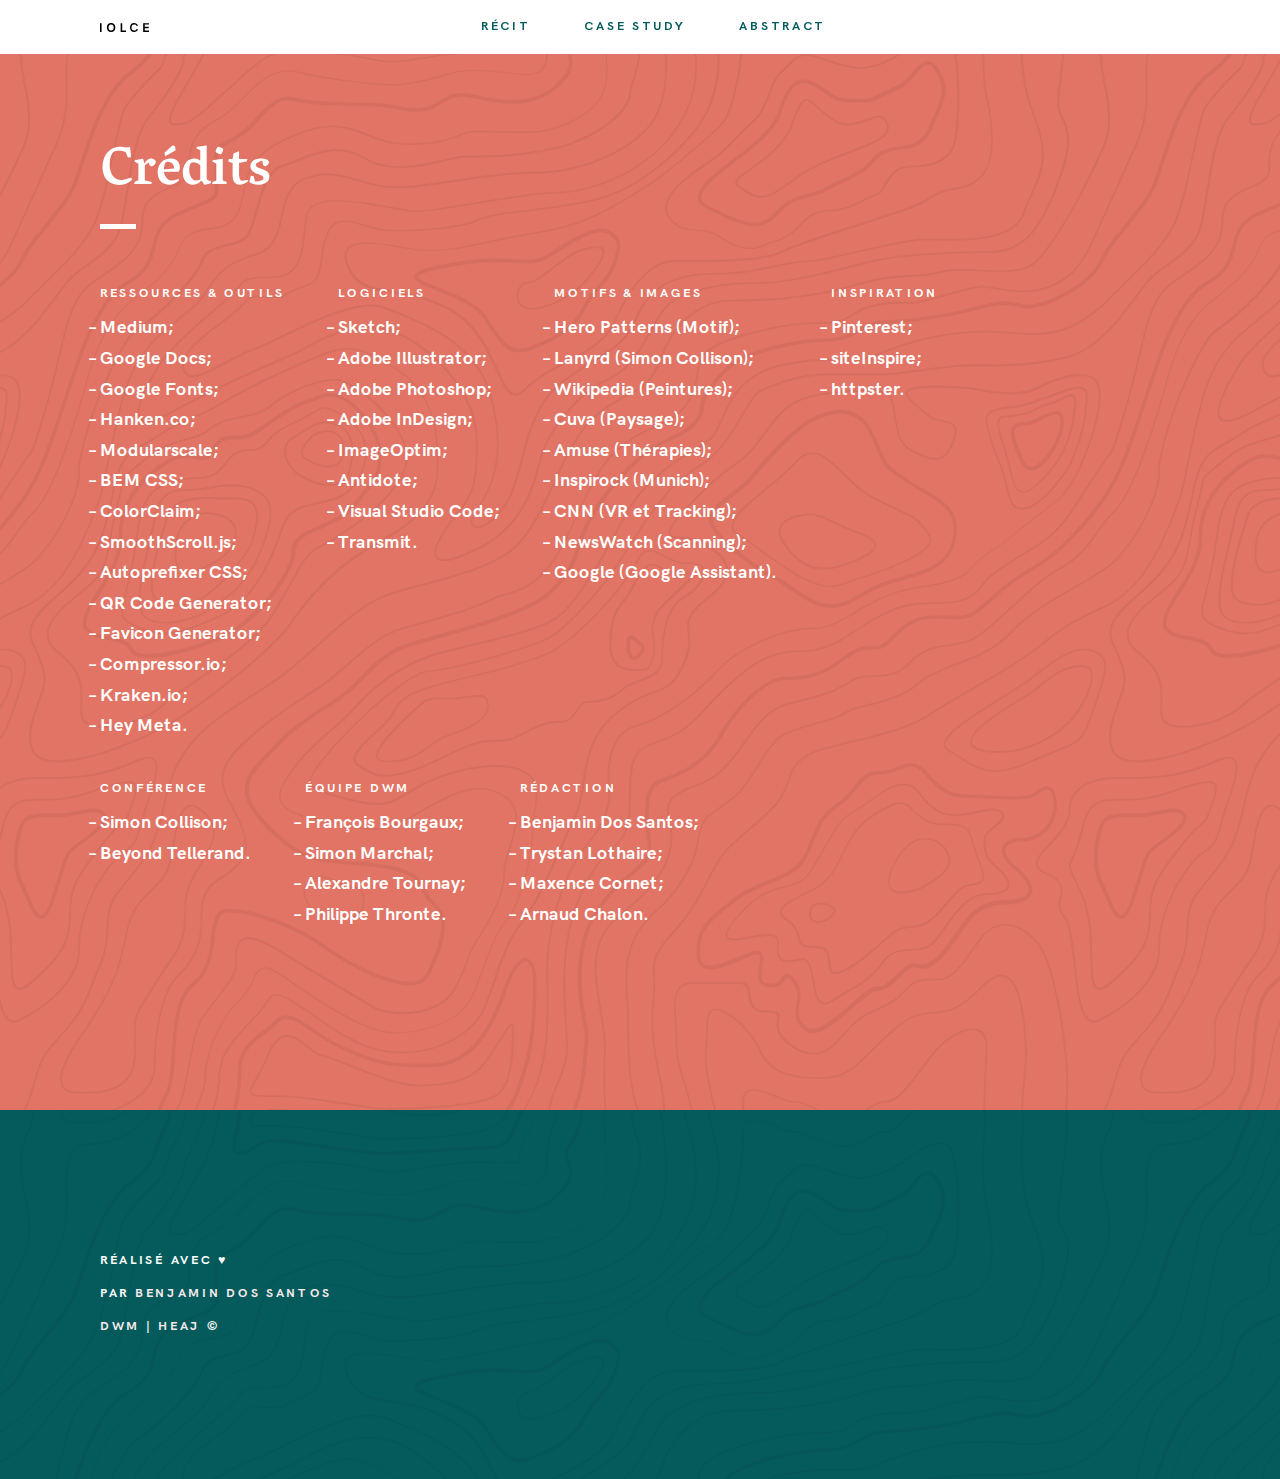
<file: credits.html>
<!DOCTYPE html>
<html lang="fr">
  <head itemscope>
    <meta charset="UTF-8" />
    <meta name="viewport" content="width=device-width, initial-scale=1.0" />
    <title>Crédits | The Internet of Natural Things | IOLCE</title>
    <meta name="description" content="Crédits du workshop IOLCE." />
    <meta name="author" content="Benjamin Dos Santos" />
    <meta name="robots" content="index, nofollow" />
    <meta itemprop="name" content="Crédits | The Internet of Natural Things | IOLCE" />
    <meta itemprop="description" content="Crédits du workshop IOLCE." />
    <meta itemprop="image" content="http://www.benjamindossantos.be/projets/iolce/assets/images/cover.png" />
    <meta property="og:url" content="http://benjamindossantos.be/projets/iolce" />
    <meta property="og:type" content="website" />
    <meta property="og:title" content="Crédits | The Internet of Natural Things | IOLCE" />
    <meta property="og:description" content="Crédits du workshop IOLCE." />
    <meta property="og:image" content="http://www.benjamindossantos.be/projets/iolce/assets/images/cover.png" />
    <meta name="twitter:card" content="summary_large_image" />
    <meta name="twitter:title" content="Crédits | The Internet of Natural Things | IOLCE" />
    <meta name="twitter:description" content="Crédits du workshop IOLCE." />
    <meta name="twitter:image" content="http://www.benjamindossantos.be/projets/iolce/assets/images/cover.png" />
    <link rel="apple-touch-icon" sizes="57x57" href="assets/favicon/apple-icon-57x57.png" />
    <link rel="apple-touch-icon" sizes="60x60" href="assets/favicon/apple-icon-60x60.png" />
    <link rel="apple-touch-icon" sizes="72x72" href="assets/favicon/apple-icon-72x72.png" />
    <link rel="apple-touch-icon" sizes="76x76" href="assets/favicon/apple-icon-76x76.png" />
    <link rel="apple-touch-icon" sizes="114x114" href="assets/favicon/apple-icon-114x114.png" />
    <link rel="apple-touch-icon" sizes="120x120" href="assets/favicon/apple-icon-120x120.png" />
    <link rel="apple-touch-icon" sizes="144x144" href="assets/favicon/apple-icon-144x144.png" />
    <link rel="apple-touch-icon" sizes="152x152" href="assets/favicon/apple-icon-152x152.png" />
    <link rel="apple-touch-icon" sizes="180x180" href="assets/favicon/apple-icon-180x180.png" />
    <link rel="icon" type="image/png" sizes="192x192" href="assets/favicon/android-icon-192x192.png" />
    <link rel="icon" type="image/png" sizes="32x32" href="assets/favicon/favicon-32x32.png" />
    <link rel="icon" type="image/png" sizes="96x96" href="assets/favicon/favicon-96x96.png" />
    <link rel="icon" type="image/png" sizes="16x16" href="assets/favicon/favicon-16x16.png" />
    <link rel="manifest" href="assets/favicon/manifest.json" />
    <meta name="msapplication-TileColor" content="#ffffff" />
    <meta name="msapplication-TileImage" content="assets/favicon/ms-icon-144x144.png" />
    <meta name="theme-color" content="#055B5C" />
    <link rel="stylesheet" href="assets/css/styles.css" />
    <script defer src="assets/js/app.js"></script>
  </head>
  <body>
    <header>
      <div class="navBar navBar--secondary">
        <a class="navBar__logo" href="index.html"><h1 class="navBar__title">iolce</h1></a>
        <nav class="navBar__menuDesktop">
          <ul class="upList">
            <li class="upList__item"><a class="link" href="index.html">Récit</a></li>
            <li class="upList__item"><a class="link" target="_blank" rel="noopener noreferrer" href="https://medium.com/@dosbenjamin/iolce-case-study-e0cee362eda">Case Study</a></li>
            <li class="upList__item"><a class="link" href="abstract.html">Abstract</a></li>
          </ul>
        </nav>
        <button class="navBar__burger">menu</button>
      </div>
      <nav class="section section--bg menu">
        <ul class="upList">
          <li class="upList__item"><a class="link" href="index.html">Récit</a></li>
          <li class="upList__item"><a class="link" target="_blank" rel="noopener noreferrer" href="https://medium.com/@dosbenjamin/iolce-case-study-e0cee362eda">Case Study</a></li>
          <li class="upList__item"><a class="link" href="abstract.html">Abstract</a></li>
        </ul>
      </nav>
    </header>
    <main>
      <section class="section section--bg section--bgOrange credits">
        <h2 class="title title--underline">Crédits</h2>
        <div class="credits__links">
          <ul class="list">
            <li class="tiny list__item list__item--uppercase">Ressources & outils</li>
            <li class="list__item"><a class="link link--white" target="_blank" rel="noopener noreferrer" href="https://medium.com">Medium</a>;</li>
            <li class="list__item"><a class="link link--white" target="_blank" rel="noopener noreferrer" href="https://docs.google.com">Google Docs</a>;</li>
            <li class="list__item"><a class="link link--white" target="_blank" rel="noopener noreferrer" href="https://fonts.google.com/">Google Fonts</a>;</li>
            <li class="list__item"><a class="link link--white" target="_blank" rel="noopener noreferrer" href="https://hanken.co/">Hanken.co</a>;</li>
            <li class="list__item"><a class="link link--white" target="_blank" rel="noopener noreferrer" href="https://www.modularscale.com/">Modularscale</a>;</li>
            <li class="list__item"><a class="link link--white" target="_blank" rel="noopener noreferrer" href="http://getbem.com/">BEM CSS</a>;</li>
            <li class="list__item"><a class="link link--white" target="_blank" rel="noopener noreferrer" href="https://www.vanschneider.com/colors">ColorClaim</a>;</li>
            <li class="list__item">
              <a class="link link--white" target="_blank" rel="noopener noreferrer" href="https://www.cssscript.com/smooth-scroll-vanilla-javascript/">SmoothScroll.js</a>;
            </li>
            <li class="list__item"><a class="link link--white" target="_blank" rel="noopener noreferrer" href="https://autoprefixer.github.io/">Autoprefixer CSS</a>;</li>
            <li class="list__item"><a class="link link--white" target="_blank" rel="noopener noreferrer" href="https://www.the-qrcode-generator.com/">QR Code Generator</a>;</li>
            <li class="list__item"><a class="link link--white" target="_blank" rel="noopener noreferrer" href="https://www.favicon-generator.org/">Favicon Generator</a>;</li>
            <li class="list__item"><a class="link link--white" target="_blank" rel="noopener noreferrer" href="https://compressor.io/">Compressor.io</a>;</li>
            <li class="list__item"><a class="link link--white" target="_blank" rel="noopener noreferrer" href="https://kraken.io/">Kraken.io</a>;</li>
            <li class="list__item"><a class="link link--white" target="_blank" rel="noopener noreferrer" href="http://www.heymeta.com">Hey Meta</a>.</li>
          </ul>
          <ul class="list">
            <li class="tiny list__item list__item--uppercase">Logiciels</li>
            <li class="list__item"><a class="link link--white" target="_blank" rel="noopener noreferrer" href="https://www.sketchapp.com/">Sketch</a>;</li>
            <li class="list__item">
              <a class="link link--white" target="_blank" rel="noopener noreferrer" href="https://www.adobe.com/be_en/products/illustrator.html">Adobe Illustrator</a>;
            </li>
            <li class="list__item"><a class="link link--white" target="_blank" rel="noopener noreferrer" href="https://www.adobe.com/be_en/products/photoshop.html">Adobe Photoshop</a>;</li>
            <li class="list__item"><a class="link link--white" target="_blank" rel="noopener noreferrer" href="https://www.adobe.com/be_en/products/indesign.html">Adobe InDesign</a>;</li>
            <li class="list__item"><a class="link link--white" target="_blank" rel="noopener noreferrer" href="https://imageoptim.com/mac">ImageOptim</a>;</li>
            <li class="list__item"><a class="link link--white" target="_blank" rel="noopener noreferrer" href="https://www.antidote.info/">Antidote</a>;</li>
            <li class="list__item"><a class="link link--white" target="_blank" rel="noopener noreferrer" href="https://code.visualstudio.com/">Visual Studio Code</a>;</li>
            <li class="list__item"><a class="link link--white" target="_blank" rel="noopener noreferrer" href="https://panic.com/transmit/">Transmit</a>.</li>
          </ul>
          <ul class="list">
            <li class="tiny list__item--uppercase">Motifs & Images</li>
            <li class="list__item"><a class="link link--white" target="_blank" rel="noopener noreferrer" href="https://www.heropatterns.com/">Hero Patterns</a> (Motif);</li>
            <li class="list__item"><a class="link link--white" target="_blank" rel="noopener noreferrer" href="http://lanyrd.com">Lanyrd</a> (Simon Collison);</li>
            <li class="list__item"><a class="link link--white" target="_blank" rel="noopener noreferrer" href="https://www.wikipedia.org/">Wikipedia</a> (Peintures);</li>
            <li class="list__item"><a class="link link--white" target="_blank" rel="noopener noreferrer" href="http://cuva.info">Cuva</a> (Paysage);</li>
            <li class="list__item"><a class="link link--white" target="_blank" rel="noopener noreferrer" href="https://amuse-i-d.vice.com/">Amuse</a> (Thérapies);</li>
            <li class="list__item"><a class="link link--white" target="_blank" rel="noopener noreferrer" href="https://blog.inspirock.com/">Inspirock</a> (Munich);</li>
            <li class="list__item"><a class="link link--white" target="_blank" rel="noopener noreferrer" href="https://edition.cnn.com/">CNN</a> (VR et Tracking);</li>
            <li class="list__item"><a class="link link--white" target="_blank" rel="noopener noreferrer" href="https://newswatchtv.com">NewsWatch</a> (Scanning);</li>
            <li class="list__item"><a class="link link--white" target="_blank" rel="noopener noreferrer" href="https://wellbeing.google/">Google</a> (Google Assistant).</li>
          </ul>
          <ul class="list">
            <li class="tiny list__item list__item--uppercase">Inspiration</li>
            <li class="list__item"><a class="link link--white" target="_blank" rel="noopener noreferrer" href="https://www.pinterest.com/">Pinterest</a>;</li>
            <li class="list__item"><a class="link link--white" target="_blank" rel="noopener noreferrer" href="https://www.siteinspire.com/">siteInspire</a>;</li>
            <li class="list__item"><a class="link link--white" target="_blank" rel="noopener noreferrer" href="https://httpster.net">httpster</a>.</li>
          </ul>
          <ul class="list">
            <li class="tiny list__item list__item--uppercase">Conférence</li>
            <li class="list__item"><a class="link link--white" target="_blank" rel="noopener noreferrer" href="https://twitter.com/colly">Simon Collison</a>;</li>
            <li class="list__item"><a class="link link--white" target="_blank" rel="noopener noreferrer" href="https://beyondtellerrand.com">Beyond Tellerand</a>.</li>
          </ul>
          <ul class="list">
            <li class="tiny list__item list__item--uppercase">Équipe DWM</li>
            <li class="list__item"><a class="link link--white" target="_blank" rel="noopener noreferrer" href="https://twitter.com/fbourgaux">François Bourgaux</a>;</li>
            <li class="list__item"><a class="link link--white" target="_blank" rel="noopener noreferrer" href="https://twitter.com/simbison">Simon Marchal</a>;</li>
            <li class="list__item"><a class="link link--white" target="_blank" rel="noopener noreferrer" href="https://twitter.com/Alex_Tournay">Alexandre Tournay</a>;</li>
            <li class="list__item"><a class="link link--white" target="_blank" rel="noopener noreferrer" href="https://twitter.com/lipelip">Philippe Thronte</a>.</li>
          </ul>
          <ul class="list">
            <li class="tiny list__item list__item--uppercase">Rédaction</li>
            <li class="list__item"><a class="link link--white" target="_blank" rel="noopener noreferrer" href="https://www.benjamindossantos.be">Benjamin Dos Santos</a>;</li>
            <li class="list__item"><a class="link link--white" target="_blank" rel="noopener noreferrer" href="https://www.trystanlothaire.be">Trystan Lothaire</a>;</li>
            <li class="list__item"><a class="link link--white" target="_blank" rel="noopener noreferrer" href="http://www.maxencecornet.be">Maxence Cornet</a>;</li>
            <li class="list__item"><a class="link link--white" target="_blank" rel="noopener noreferrer" href="https://www.arnaudchalon.be">Arnaud Chalon</a>.</li>
          </ul>
        </div>
      </section>
    </main>
    <footer class="section section--bg section--bgGreen">
      <noscript class="upList upList--noscript">
        <ul>
          <li class="upList__item"><a class="link link--pink" target="_blank" rel="noopener noreferrer" href="index.html">Récit</a></li>
          <li class="upList__item">
            <a class="link link--pink" target="_blank" rel="noopener noreferrer" href="https://medium.com/@dosbenjamin/iolce-case-study-e0cee362eda">Case Study</a>
          </li>
          <li class="upList__item"><a class="link link--pink" target="_blank" rel="noopener noreferrer" href="abstract.html">Abstract</a></li>
        </ul>
      </noscript>
      <ul class="upList">
        <li class="upList__item">Réalisé avec &hearts;</li>
        <li class="upList__item">Par <a class="link link--pink" target="_blank" rel="noopener noreferrer" href="http://benjamindossantos.be">Benjamin Dos Santos</a></li>
        <li class="upList__item">
          <a class="link link--pink" target="_blank" rel="noopener noreferrer" href="http://www.dwm.re">DWM</a> &#124;
          <a class="link link--pink" target="_blank" rel="noopener noreferrer" href="https://www.heaj.be">HEAJ</a> &copy;
        </li>
      </ul>
    </footer>
  </body>
</html>
</file>
<file: assets/css/styles.css>
@charset "UTF-8";
/*! normalize.css v8.0.1 | MIT License | github.com/necolas/normalize.css */

/* Document
   ========================================================================== */

/**
 * 1. Correct the line height in all browsers.
 * 2. Prevent adjustments of font size after orientation changes in iOS.
 */

 html {
  line-height: 1.15; /* 1 */
  -webkit-text-size-adjust: 100%; /* 2 */
}

/* Sections
   ========================================================================== */

/**
 * Remove the margin in all browsers.
 */

body {
  margin: 0;
}

/**
 * Render the `main` element consistently in IE.
 */

main {
  display: block;
}

/**
 * Correct the font size and margin on `h1` elements within `section` and
 * `article` contexts in Chrome, Firefox, and Safari.
 */

h1 {
  font-size: 2em;
  margin: 0.67em 0;
}

/* Grouping content
   ========================================================================== */

/**
 * 1. Add the correct box sizing in Firefox.
 * 2. Show the overflow in Edge and IE.
 */

hr {
  box-sizing: content-box; /* 1 */
  height: 0; /* 1 */
  overflow: visible; /* 2 */
}

/**
 * 1. Correct the inheritance and scaling of font size in all browsers.
 * 2. Correct the odd `em` font sizing in all browsers.
 */

pre {
  font-family: monospace, monospace; /* 1 */
  font-size: 1em; /* 2 */
}

/**
 * Remove the margin in all browsers.
 */

figure,
blockquote,
ul {
  margin: 0;
}

/**
* 1. Remove the padding in all browsers.
* 2. Remove the bullets in all browsers.
*/

ul {
  padding: 0; /* 1 */
  list-style-type: none; /* 2 */
}

/* Text-level semantics
   ========================================================================== */

/**
 * 1. Remove the gray background on active links in IE 10.
 * 2. Remove the underline from links in all browsers.
 */

a {
  background-color: transparent; /* 1 */
  text-decoration: none; /* 2 */
}

/**
 * Remove focus rectangle on links in all browsers
 */

a:focus {
  outline: none;
}

/**
 * Remove color change on links in all browsers
 */

 a:focus,
 a:visited,
 a:active {
   text-decoration: none;
 }

/**
 * 1. Remove the bottom border in Chrome 57-
 * 2. Add the correct text decoration in Chrome, Edge, IE, Opera, and Safari.
 */

abbr[title] {
  border-bottom: none; /* 1 */
  text-decoration: underline; /* 2 */
  text-decoration: underline dotted; /* 2 */
}



b,
strong {
  font-weight: bolder;
}

/**
 * 1. Correct the inheritance and scaling of font size in all browsers.
 * 2. Correct the odd `em` font sizing in all browsers.
 */

code,
kbd,
samp {
  font-family: monospace, monospace; /* 1 */
  font-size: 1em; /* 2 */
}

/**
 * Add the correct font size in all browsers.
 */

small {
  font-size: 80%;
}

/**
 * Remove italic style on `cite`.
 */

cite {
  font-style: normal;
}

/**
 * Prevent `sub` and `sup` elements from affecting the line height in
 * all browsers.
 */

sub,
sup {
  font-size: 75%;
  line-height: 0;
  position: relative;
  vertical-align: baseline;
}

sub {
  bottom: -0.25em;
}

sup {
  top: -0.5em;
}

/* Embedded content
   ========================================================================== */

/**
 * 1. Remove the border on images inside links in IE 10.
 * 2. Cover the box and keep the images ratio.
 */

img {
  border-style: none; /* 1 */
  object-fit: cover; /* 2 */
}

/* Forms
   ========================================================================== */

/**
 * 1. Change the font styles in all browsers.
 * 2. Remove the margin in Firefox and Safari.
 */

button,
input,
optgroup,
select,
textarea {
  font-family: inherit; /* 1 */
  font-size: 100%; /* 1 */
  line-height: 1.15; /* 1 */
  margin: 0; /* 2 */
}

/**
 * Show the overflow in IE.
 * 1. Show the overflow in Edge.
 */

button,
input { /* 1 */
  overflow: visible;
}

/**
 * Remove the inheritance of text transform in Edge, Firefox, and IE.
 * 1. Remove the inheritance of text transform in Firefox.
 */

button,
select { /* 1 */
  text-transform: none;
}

/**
 * Correct the inability to style clickable types in iOS and Safari.
 */

button,
[type="button"],
[type="reset"],
[type="submit"] {
  -webkit-appearance: button;
}

/**
 * Remove the inner border and padding in Firefox.
 */

button::-moz-focus-inner,
[type="button"]::-moz-focus-inner,
[type="reset"]::-moz-focus-inner,
[type="submit"]::-moz-focus-inner {
  border-style: none;
  padding: 0;
}

/**
 * Restore the focus styles unset by the previous rule.
 */

button:-moz-focusring,
[type="button"]:-moz-focusring,
[type="reset"]:-moz-focusring,
[type="submit"]:-moz-focusring {
  outline: 1px dotted ButtonText;
}

/**
 * Correct the padding in Firefox.
 */

fieldset {
  padding: 0.35em 0.75em 0.625em;
}

/**
 * 1. Correct the text wrapping in Edge and IE.
 * 2. Correct the color inheritance from `fieldset` elements in IE.
 * 3. Remove the padding so developers are not caught out when they zero out
 *    `fieldset` elements in all browsers.
 */

legend {
  box-sizing: border-box; /* 1 */
  color: inherit; /* 2 */
  display: table; /* 1 */
  max-width: 100%; /* 1 */
  padding: 0; /* 3 */
  white-space: normal; /* 1 */
}

/**
 * Add the correct vertical alignment in Chrome, Firefox, and Opera.
 */

progress {
  vertical-align: baseline;
}

/**
 * Remove the default vertical scrollbar in IE 10+.
 */

textarea {
  overflow: auto;
}

/**
 * 1. Add the correct box sizing in IE 10.
 * 2. Remove the padding in IE 10.
 */

[type="checkbox"],
[type="radio"] {
  box-sizing: border-box; /* 1 */
  padding: 0; /* 2 */
}

/**
 * Correct the cursor style of increment and decrement buttons in Chrome.
 */

[type="number"]::-webkit-inner-spin-button,
[type="number"]::-webkit-outer-spin-button {
  height: auto;
}

/**
 * 1. Correct the odd appearance in Chrome and Safari.
 * 2. Correct the outline style in Safari.
 */

[type="search"] {
  -webkit-appearance: textfield; /* 1 */
  outline-offset: -2px; /* 2 */
}

/**
 * Remove the inner padding in Chrome and Safari on macOS.
 */

[type="search"]::-webkit-search-decoration {
  -webkit-appearance: none;
}

/**
 * 1. Correct the inability to style clickable types in iOS and Safari.
 * 2. Change font properties to `inherit` in Safari.
 */

::-webkit-file-upload-button {
  -webkit-appearance: button; /* 1 */
  font: inherit; /* 2 */
}

/* Interactive
   ========================================================================== */

/*
 * Add the correct display in Edge, IE 10+, and Firefox.
 */

details {
  display: block;
}

/*
 * Add the correct display in all browsers.
 */

summary {
  display: list-item;
}

/* Misc
   ========================================================================== */

/**
 * Add the correct display in IE 10+.
 */

template {
  display: none;
}

/**
 * Add the correct display in IE 10.
 */

[hidden] {
  display: none;
}
/* Fonts */
@font-face {
    font-family: 'Vesper Libre';
    src: url('../fonts/vesper-libre_500.woff2');
    font-weight: 500;
    font-display: swap;
}
@font-face {
    font-family: 'HK Grotesk';
    src: url('../fonts/hanken-grotesk_regular.woff2');
    font-weight: 400;
    font-display: swap;
}
@font-face {
    font-family: 'HK Grotesk';
    src: url('../fonts/hanken-grotesk_bold.woff2');
    font-weight: 700;
    font-display: swap;
}
/* Global */
html {
    font-size: 18px;
}
body {
    -moz-osx-font-smoothing: grayscale;
    -webkit-font-smoothing: antialiased;
    font-weight: 400;
    line-height: 1.7;
    color: #000;
    font-family: 'HK Grotesk', Helvetica, Arial, sans-serif;
    overflow-x: hidden;
    text-rendering: optimizeLegibility;
}
main {
    overflow-x: hidden;
}
p {
    max-width: 28em;
}
p,
ul {
    margin: 0 0 1em 0;
}
.textCenter {
    margin-left: auto;
    margin-right: auto;
    max-width: 14rem;
    text-align: center;
}
.lineBreak {
    display: block;
}
::selection {
    background-color: #055B5C;
    color: #fff;
}
.title--medium + p {
    margin-bottom: 3em;
}
.list__item:last-child,
.tiny:last-child,
p:last-child,
ul:last-child {
    margin: 0;
}
.title {
    font-family: 'Vesper Libre', Georgia, Times, serif;
    font-size: 2.074em;
    font-weight: 500;
    line-height: 1.15;
    margin: 0 0 2rem 0;
}
.title--underline::after {
    background-color: #000;
    content: "";
    display: block;
    height: .25rem;
    margin-top: 1rem;
    width: 2rem;
}
.title--medium {
    font-size: 1.44em;
    line-height: 1.4;
    text-align: center;
}
.title--veryBig {
    font-size: 2.986em;
    line-height: 1.35;
}
.quote__content,
.list {
    position: relative;
}
.quote__content::before {
    content: "\201C\2009";
    left: -11.688px;
    position: absolute;
}
.quote__content::after {
    content: "\201D";
}
.list__item {
    font-weight: 700;
}
.list__item::before {
    content: "\2013\2009";
    left: -12.06px;
    position: absolute;
}
.list__item--regular {
    font-weight: 400;
}
.list__item .link {
    font-size: inherit;
    text-transform: inherit;
    letter-spacing: inherit;
}
.list__item--uppercase,
.tiny,
.upList,
.link {
    font-size: 0.694em;
    font-weight: 700;
    letter-spacing: .15rem;
    text-transform: uppercase;
}
.list__item--uppercase::before {
    display: none;
}
.tiny {
    margin-bottom: .5rem;
}
.upList--noscript {
    margin-bottom: 2rem;
}
.upList .link {
    font-size: inherit;
}
.upList__item {
    margin-bottom: 1rem;
    line-height: 1.2;
}
.upList__item:last-child {
    margin: 0;
}
.link {
    color: #055B5C;
    -webkit-transition: color 500ms;
    -o-transition: color 500ms;
    transition: color 500ms;
}
.link:hover {
    color: #000;
}
.link--white {
    color: #fff
}
.link--orange {
    color: #E17464;
}
.link--pink {
    color: #FAEBEE;
}
.link--box {
    background-color: #E17464;
    line-height: 3rem;
    text-align: center;
    width: calc(100vw - 4rem);
    -webkit-transition: all 175ms cubic-bezier(0.47, 0, 0.745, 0.715);
    -o-transition: all 175ms cubic-bezier(0.47, 0, 0.745, 0.715);
    transition: all 175ms cubic-bezier(0.47, 0, 0.745, 0.715);
    display: inline-block;
}
.link--bordered {
    background-color: #fff;
    -webkit-box-shadow: inset 0 0 0 2px #E17464;
            box-shadow: inset 0 0 0 2px #E17464;
}
.link--box:hover {
    color: #fff;
    background-color: #000;
}
.link--bordered:hover {
    -webkit-box-shadow: inset 0 0 0 2px #000;
            box-shadow: inset 0 0 0 2px #000;
}
.caption {
    font-size: 0.833em;
    line-height: 1.7;
    margin-top: 1em;
    position: relative;
    top: -11px;
}
.section {
    position: relative;
    padding: 3em 2em;
    display: -webkit-box;
    display: -ms-flexbox;
    display: flex;
    -webkit-box-orient: vertical;
    -webkit-box-direction: normal;
        -ms-flex-direction: column;
            flex-direction: column;
}
.section--bg::after {
    content: '';
    height: 100%;
    width: 100vw;
    left: 50%;
    transform: translateX(-50%);
    position: absolute;
    top: 0;
    z-index: -1;
    background-color: #FAEBEE;
    background-image: url('../images/pattern_cartographer.svg');
    background-size: 60em;
}
.section--bgGreen::after {
    background-color: #055b5c;
}
.section--bgOrange::after {
    background-color: #E17464;
}
.section--bgGreen,
.section--bgOrange {
    color: #fff
}
.section--bgGreen .title--underline::after,
.section--bgOrange .title--underline::after {
    background-color: #fff;
}
.imgOverflow {
    position: relative;
    right: -2em;
    margin: -7em 0 3em auto;
    width: 75vw;
}
.imgOverflow__item {
    width: 100%;
}
.slider {
    display: -webkit-box;
    display: -ms-flexbox;
    display: flex;
    margin: 0 0 2em 0;
    overflow: scroll;
    position: relative;
    left: -2em;
    width: 100vw;
}
.slider::-webkit-scrollbar {
    display: none;
}
.slider__item:not(:nth-child(2)) {
    padding: 0 2em;
}
.slider__img {
    height: 50vw;
    width: 70vw;
}
/* Navigation */
.navBar {
    top: 0;
    height: 3em;
    width: calc(100vw - 4em);
    display: -webkit-box;
    display: -ms-flexbox;
    display: flex;
    position: fixed;
    padding: 0 2em;
    -webkit-box-align: center;
    -ms-flex-align: center;
    align-items: center;
    -webkit-box-pack: justify;
    -ms-flex-pack: justify;
    z-index: 3;
    justify-content: space-between;
}
.navBar::before {
    content: '';
    background-color: #fff;
    height: 3em;
    z-index: -1;
    width: 100vw;
    position: fixed;
    left: 0;
    top: 0;
}
.navBar__logo {
    background-repeat: no-repeat;
    overflow: hidden;
    background-image: url('../images/iolce_logo.svg');
    width: 3em;
}
.navBar__title {
    margin: 0;
    height: .5rem;
}
.navBar__burger {
    background-color: transparent;
    background-image: url('../images/burger_menu.svg');
    background-position: center center;
    height: 1.5rem;
    cursor: pointer;
    -webkit-transition: .2s;
    -o-transition: .2s;
    transition: .2s;
    width: 1.5rem;
    background-repeat: no-repeat;
    text-indent: 9999px;
    padding: 0;
    border: 0;
    outline: none;
}
.navBar__burger--open {
    background-image: url('../images/cross_menu.svg');
    -webkit-transform: scaleX(-1);
        -ms-transform: scaleX(-1);
            transform: scaleX(-1);
}
.navBar__burger::after {
    content: '';
    display: none;
    background-image: url('../images/cross_menu.svg');
}
.navBar__menuDesktop {
    visibility: hidden;
}
.menu {
    position: fixed;
    width: calc(100vw - 4em);
    bottom: 0;
    height: calc(100vh - 7em);
    -webkit-box-pack: end;
        -ms-flex-pack: end;
            justify-content: flex-end;
    left: 100%;
    padding-bottom: 2em;
    padding-top: 2em;
    text-align: right;
    -webkit-transition: transform 650ms cubic-bezier(0.645, 0.045, 0.355, 1.000), opacity 650ms;
    -o-transition: transform 650ms cubic-bezier(0.645, 0.045, 0.355, 1.000), opacity 650ms;
    transition: transform 650ms cubic-bezier(0.645, 0.045, 0.355, 1.000), opacity 650ms;
    z-index: 2;
    margin-top: 3em;
}
.menu--open {
    -webkit-transform: translateX(-100%);
        -ms-transform: translateX(-100%);
            transform: translateX(-100%);
}
/* Landing, L'Homme et la nature & La technologie et l’Homme */
.landing,
.chapter11,
.chapter31 {
    padding-bottom: 8em;
}
/* Landing */
.landing {
    padding-top: 7em;
    text-align: center;
}
/* L'Homme et la nature */
.paints {
    margin: -8em 0 3em auto;
    position: relative;
    left: -2em;
}
.paints__container {
    display: -webkit-box;
    display: -ms-flexbox;
    display: flex;
    -webkit-box-pack: center;
        -ms-flex-pack: center;
            justify-content: center;
    width: 100vw;
}
.paints__item:first-child {
    margin: 2em -3em 0 0;
    height: 46vw;
}
.paints__item:last-child {
    height: 70vw;
}
.paints .caption {
    top: 100%;
    text-align: center;
}
/* L’Homme, la nature et la technologie */
.conclusion__memorize {
    margin: 2rem auto 2rem auto;
    font-family: 'Vesper Libre', Georgia, 'Times New Roman', Times, serif;
    font-size: 1.2em;
    text-align: center;
    font-weight: 400;
    max-width: 20em;
}
/* Abstract & Crédits */
.credits,
.abstract {
    margin-top: 3em;
}
@media (min-width: 512px){
    /* Global */
    .textCenter {
        max-width: 22rem;
    }
    .title {
        font-size: 2.488em;
    }
    .title--underline::after {
        height: .12em;
    }
    .title--medium {
        font-size: 1.728em;
        margin-bottom: 3rem;
    }
    .title--veryBig {
        font-size: 3.583em;
    }
    .link--box {
        width: calc(50vw - 3rem);
    }
    .section {
        padding: 4em 3em;
    }
    .imgOverflow {
        margin: -8em 0 4em auto;
        right: -3em;
        max-width: 35em;
        width: initial;
    }
    .slider {
        left: -3em;
    }
    .slider__item:not(:nth-child(2)) {
        padding: 0 3em;
    }   
    .slider__img {
        width: calc(90vw - 6em);
        max-width: 35em;
        max-height: 25em;
    }
    /* Navigation */
    .navBar {
        width: calc(100vw - 6em);
        padding: 0 3em;
    }
    .menu {
        width: calc(100vw - 6em);
        height: calc(100vh - 9em);
        padding: 3em;
    }
    /* Landing, L'Homme et la nature & La technologie et l’Homme */
    .landing,
    .chapter11,
    .chapter31 {
        padding-bottom: 8em;
    }
    /* Landing */
    .landing {
        height: 60vh;
        -webkit-box-pack: center;
            -ms-flex-pack: center;
                justify-content: center;
        padding-top: 7em;
    }
    /* L'Homme et la nature */
    .paints {
        left: -3em;
        margin-bottom: 4em;
    }
    /* L'homme, la nature et la technologie */
    .conclusion__memorize {
        margin: 3rem auto 3rem auto;
        font-size: 1.44em;
        line-height: 1.6;
    }
    .buttonsNextTo {
        display: -webkit-box;
        display: -ms-flexbox;
        display: flex;
    }
    /* Crédits */
    .credits {
        margin-top: 3em;
        -webkit-box-align: start;
            -ms-flex-align: start;
                align-items: flex-start;
    }
    .credits__links {
        display: -webkit-box;
        display: -ms-flexbox;
        display: flex;
        -webkit-box-orient: horizontal;
        -webkit-box-direction: normal;
            -ms-flex-direction: row;
                flex-direction: row;
        -ms-flex-wrap: wrap;
            flex-wrap: wrap;
    }
    .credits__links .list {
        margin-right: 3em;
        margin-bottom: 2em;
    }
}
@media (min-width: 960px){
    /* Global */
    .lineBreak--notDesktop {
        display: none;
    }
    .title {
        font-size: 2.986em;
        margin: 0 0 3rem 0;
    }
    .title--underline::after {
        height: .3rem;
    }
    .title--medium {
        font-size: 2.074em;
        margin-bottom: 6rem;
    }
    .title--veryBig {
        font-size: 8.75vmin;
        margin-bottom: 1rem;
        line-height: 1.2;
    }
    .link--box {
        width: 100%;
    }
    .caption--thin {
        max-width: 20rem;
        margin-left: auto;
        margin-right: auto;
    }
    .section {
        padding: 8em 1em;
        width: 85vw;
        margin: auto;
        max-width: 60em;
    }
    .section--bg:not(.menu)::after {
        overflow: hidden;
    }
    .section__sideTexts {
        display: -webkit-box;
        display: -ms-flexbox;
        display: flex;
    }
    .section__sideTexts p:first-child {
        margin: 0 3em 0 0;
    }
    .imgOverflow {
        margin: -11em 0 4em auto;
        right: 0;
    }
    .imgOverflow .caption {
        text-align: right;
    }
    .slider {
        left: 0;
        width: 100%;
        -ms-flex-wrap: wrap;
            flex-wrap: wrap;
        text-align: center;
        margin-bottom: 3em;
    }
    .slider--reverse {
        flex-wrap: wrap-reverse;
    }
    .slider--reverse .slider__item:first-child {
        margin-bottom: 0;
        margin-top: 2rem;
    }
    .slider__item {
        width: calc(50% - 1.5em);
    }
    .slider__item:first-child {
        width: 100%;
        margin-bottom: 2em;
    }
    .slider__item:not(:nth-child(2)) {
        padding: 0;
    }
    .slider__item:last-child {
        margin-left: 3em;
    }
    .slider__img {
        width: 100%;
        height: 18em;
    }
    .slider__item:first-child .slider__img {
        height: 32em;
        max-width: unset;
        max-height: unset;
    }
    /* Landing, L'Homme et la nature & La technologie et l’Homme */
    .chapter11,
    .chapter31 {
        padding-bottom: 12em;
    }
    /* Navigation */
    .navBar {
        width: 85vw;
        max-width: 60em;
        margin: auto;
        padding: 0 1em;
        left: 0;
        right: 0;
    }
    .navBar__menuDesktop {
        visibility: visible;
        -webkit-transition: opacity 250ms;
        -o-transition: opacity 250ms;
        transition: opacity 250ms;
        opacity: 1;
    }
    .navBar__menuDesktop--hide {
        opacity: 0;
    }
    .navBar__menuDesktop .upList {
        display: -webkit-box;
        display: -ms-flexbox;
        display: flex;
    }
    .navBar__menuDesktop .upList__item:not(:last-child) {
        margin-bottom: 0;
        margin-right: 3rem;
    }
    .menu {
        width: calc(100% - 8em);
        height: calc(100% - 11em);
        max-width: unset;
        padding: 4em;
        margin-top: 3em;
        -webkit-box-pack: center;
            -ms-flex-pack: center;
                justify-content: center;
        -webkit-box-align: center;
            -ms-flex-align: center;
                align-items: center;
        text-align: center;
    }
    .menu .upList__item {
        font-size: 1.44em;
        margin-bottom: 2rem;
    }
    .menu .upList__item:nth-child(4) {
        margin-bottom: 0;
    }
    .upList__item--desktop {
        display: none;
    }
    /* Landing */
    .landing {
        padding-top: 11rem;
        text-align: left;
        height: 35vh;
    }
    /* L'Homme et la nature */
    .paints {
        margin: -12em 0 4em auto;
        left: 0;
        width: 100%;
    }
    .paints__container {
        display: -webkit-box;
        display: -ms-flexbox;
        display: flex;
        width: -webkit-fit-content;
        width: -moz-fit-content;
        width: fit-content;
        margin-left: auto;
    }
    .paints__item:first-child {
        margin: 2em -4em 0 0;
        height: 30vw;
        max-height: 20em;
    }
    .paints__item:last-child {
        height: 35vw;
        max-height: 33em;
    }
    .paints .caption {
        top: 100%;
        text-align: right;
    }
    /* L'homme, la nature et la technologie */
    .conclusion__memorize {
        margin: 4rem auto 4rem auto;
    }
    .buttonsNextTo {
        display: -webkit-box;
        display: -ms-flexbox;
        display: flex;
        width: 85vw;
        max-width: 60em;
    }
    .buttonsNextTo__item {
        width: 100%;
    }
    /* Abstract & Crédits */
    .navBar--secondary .navBar__burger {
        visibility: hidden;
    }
    /* Abstract */
    .abstract {
        margin-top: 3em;
        -webkit-box-align: center;
            -ms-flex-align: center;
                align-items: center;
    }
    .abstract .title {
        width: 28rem;
    }
}
/* Scroll Fixes */
section[id]::before {
    content: '';
    display: block;
    height: 3em;
    margin-top: -3em;
}
</file>
